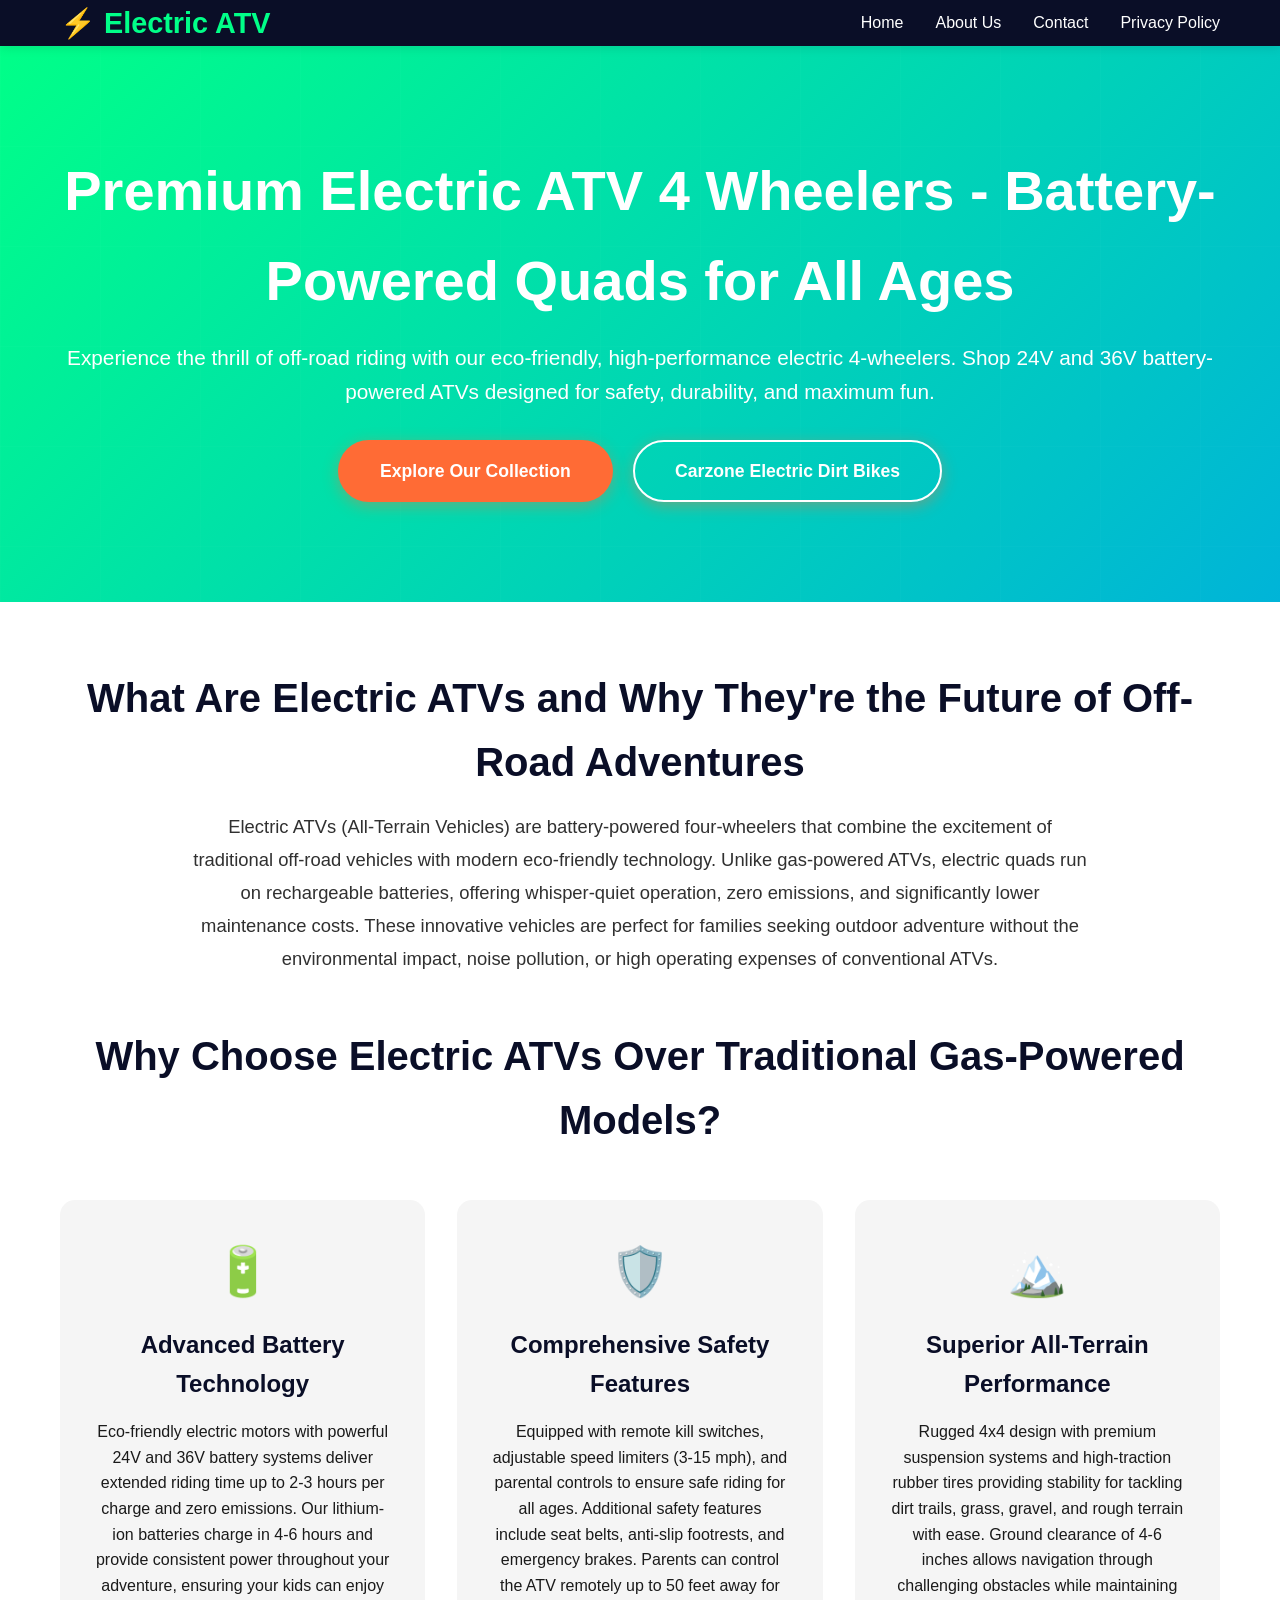
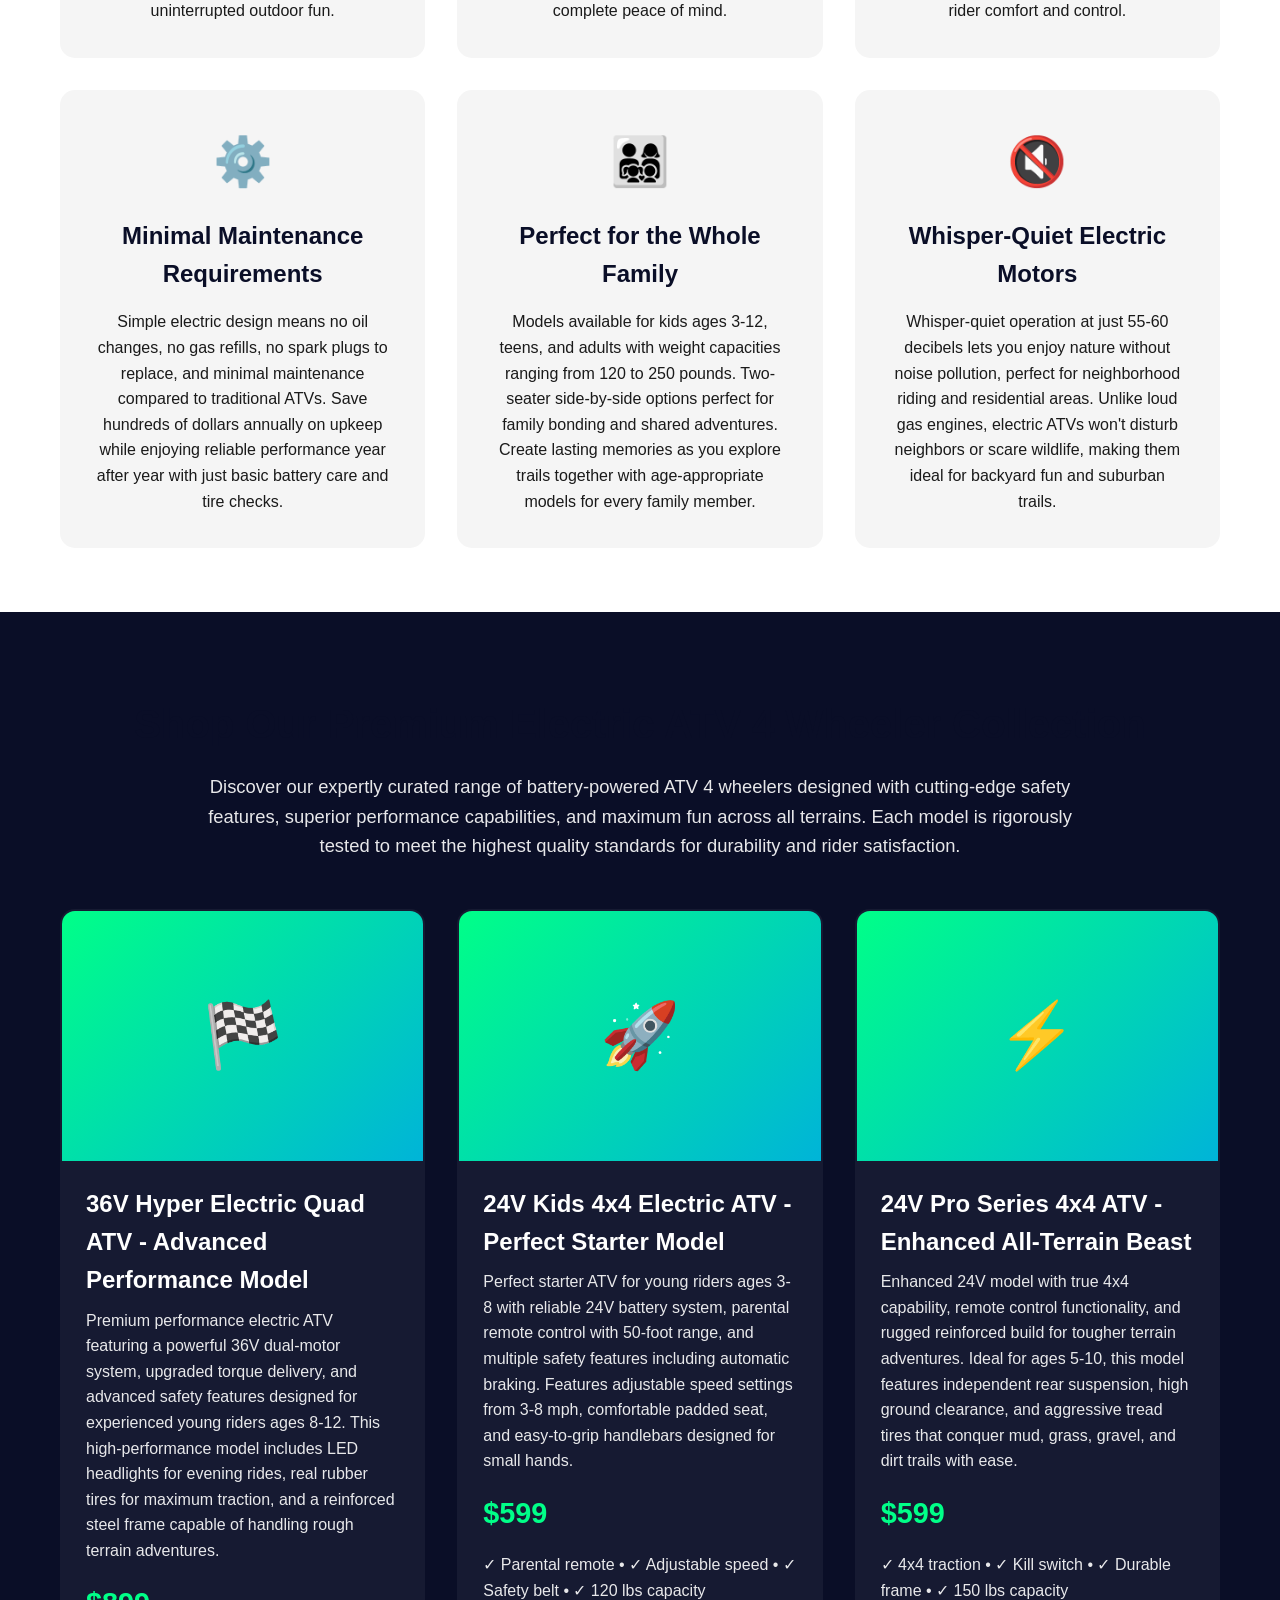
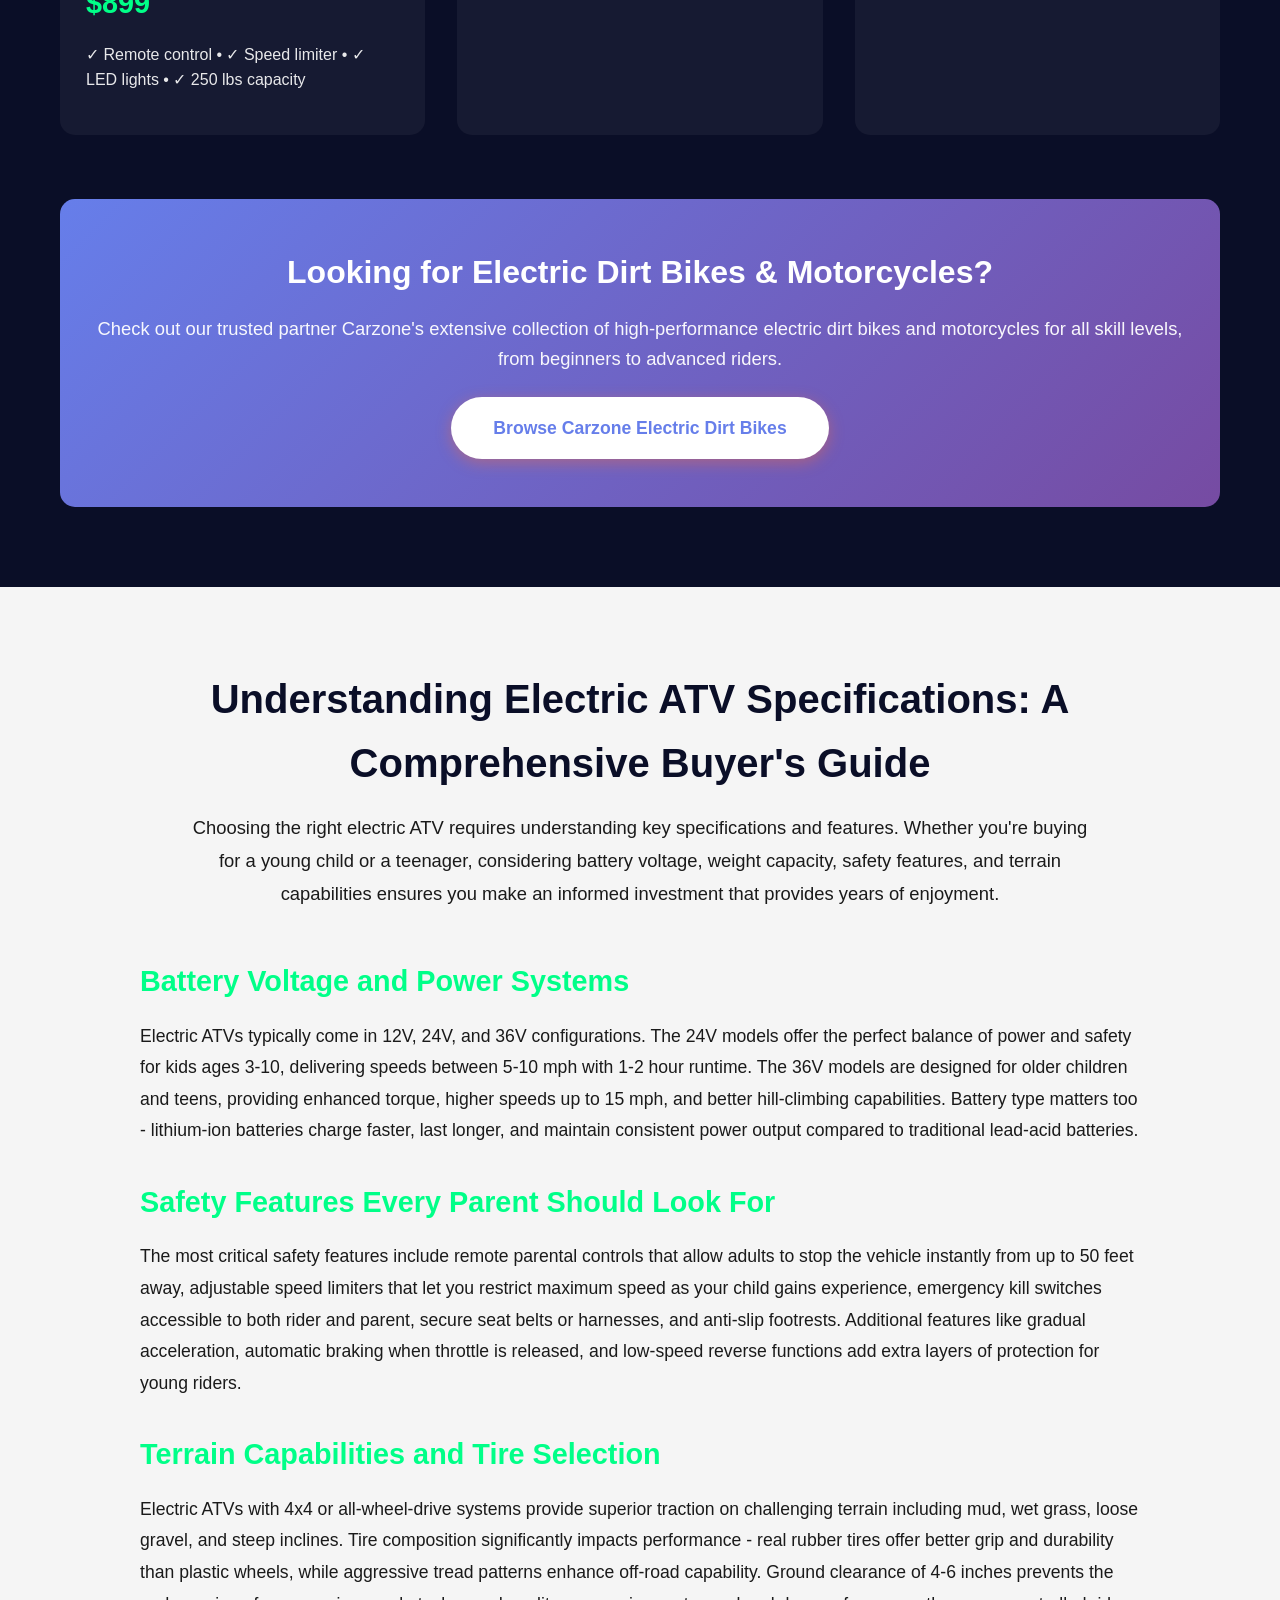
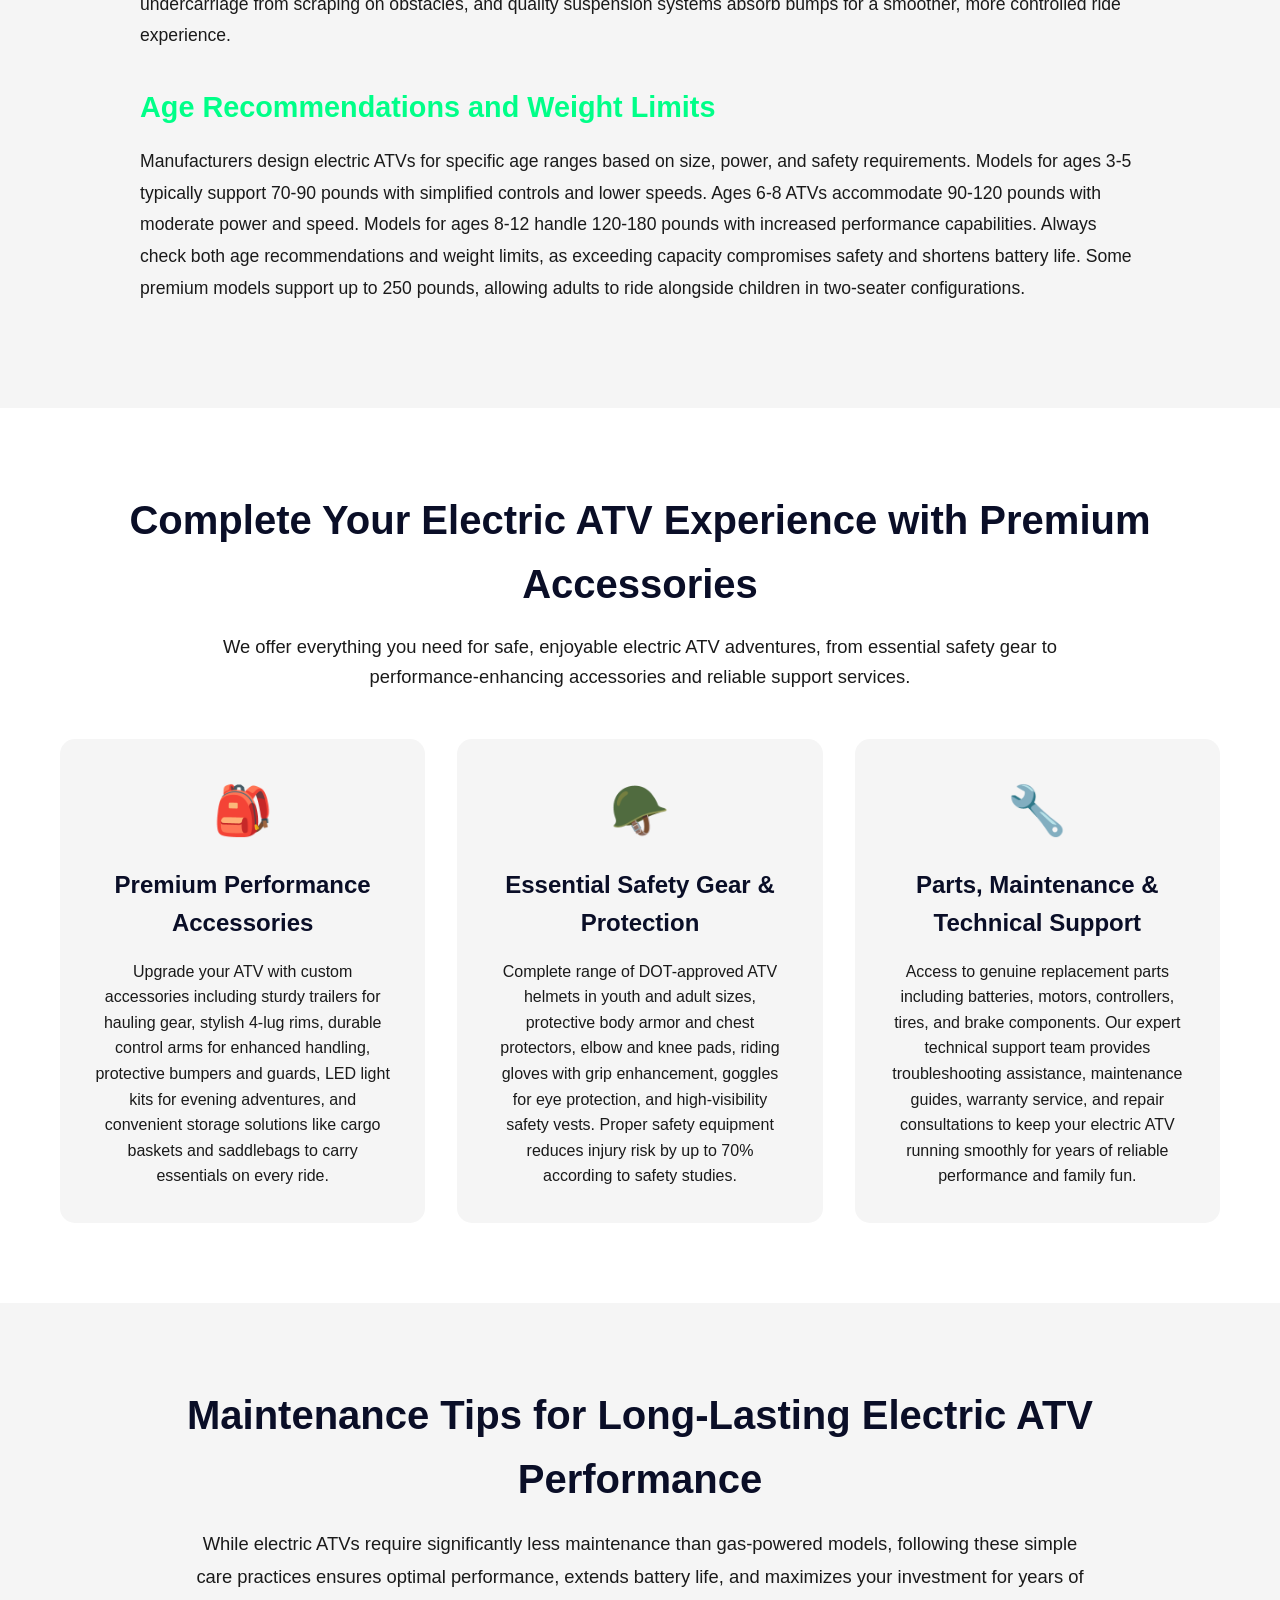
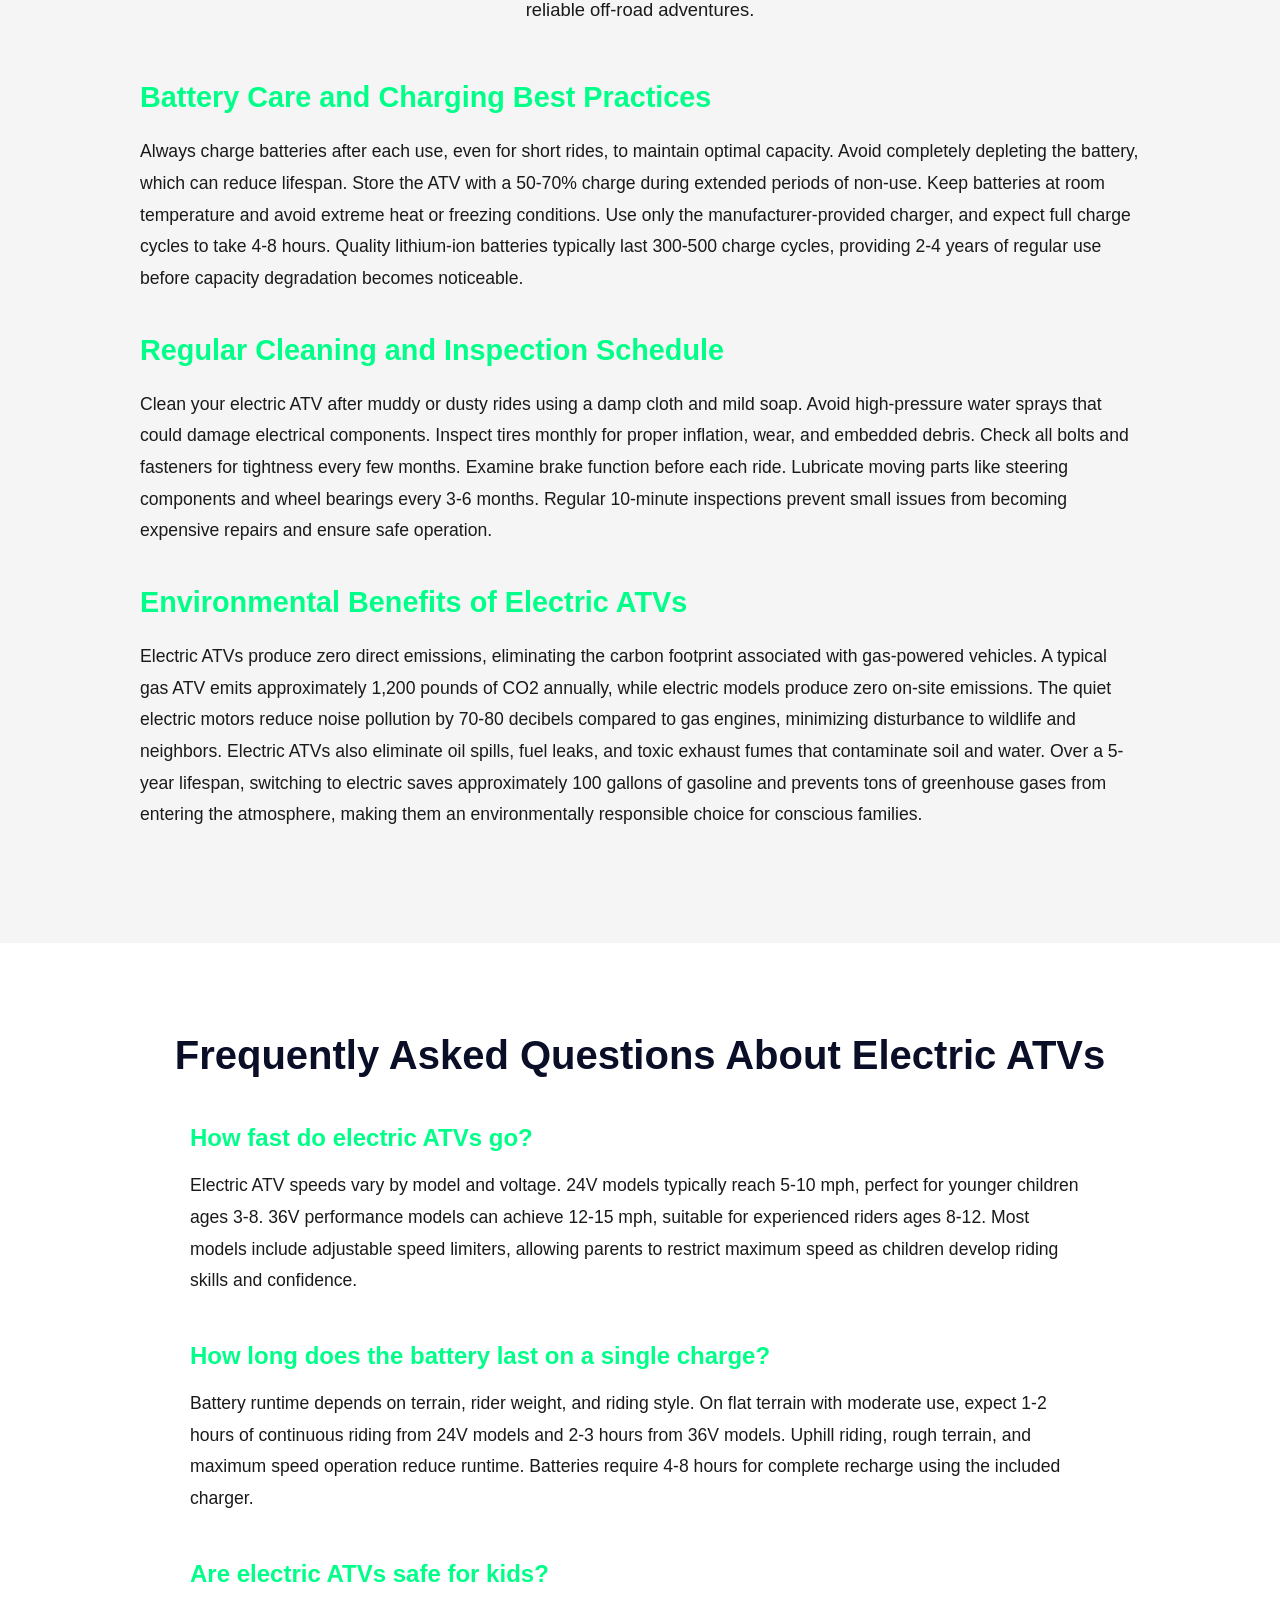
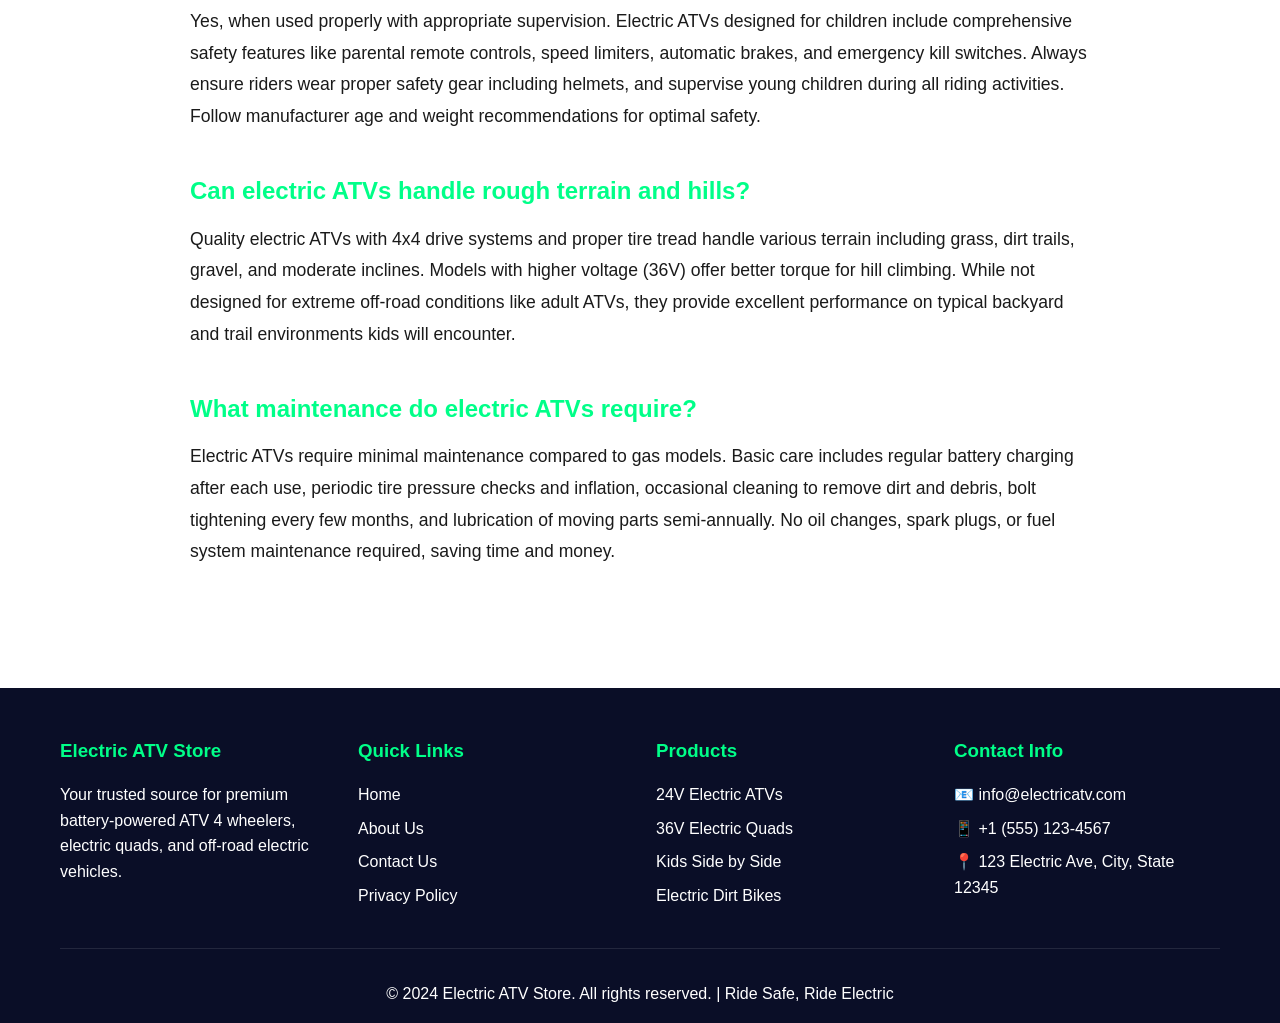
<file: index.html>
<!DOCTYPE html>
<html lang="en">
<head>
    <meta charset="UTF-8">
    <meta name="viewport" content="width=device-width, initial-scale=1.0">
    <meta name="description" content="Shop premium electric ATV 4-wheelers for kids & adults. Eco-friendly 24V & 36V battery-powered quads with safety features. Free shipping!">
    <meta name="keywords" content="electric ATV, 4 wheeler, electric quad, kids ATV, battery powered ATV, 24V ATV, 36V ATV, electric side by side, off-road electric vehicles, electric four wheeler, kids electric quad">
    <meta name="author" content="Electric ATV Store">
    <meta name="robots" content="index, follow">
    <meta name="language" content="English">
    <meta property="og:type" content="website">
    <meta property="og:title" content="Electric ATV 4 Wheelers | Premium Battery-Powered Quads">
    <meta property="og:description" content="Shop premium electric ATV 4-wheelers for kids & adults. Eco-friendly 24V & 36V battery-powered quads with safety features.">
    <meta property="og:url" content="https://www.electricatv.com">
    <meta property="og:image" content="https://www.electricatv.com/images/electric-atv-hero.jpg">
    <meta name="twitter:card" content="summary_large_image">
    <meta name="twitter:title" content="Electric ATV 4 Wheelers | Premium Battery-Powered Quads">
    <meta name="twitter:description" content="Shop premium electric ATV 4-wheelers for kids & adults. Eco-friendly battery-powered quads with advanced safety features.">
    <link rel="canonical" href="https://www.electricatv.com">
    <title>Electric ATV 4 Wheelers | Premium Battery-Powered Quads for Kids & Adults</title>
    <link rel="stylesheet" href="styles.css">
    <script type="application/ld+json">
    {
      "@context": "https://schema.org",
      "@type": "Store",
      "name": "Electric ATV Store",
      "description": "Premium electric ATV 4-wheelers and battery-powered quads for kids and adults",
      "url": "https://www.electricatv.com"
    }
    </script>
</head>
<body>
    <header>
        <nav class="container">
            <a href="index.html" class="logo">⚡ Electric ATV</a>
            <button class="mobile-menu-toggle" onclick="toggleMenu()">☰</button>
            <ul class="nav-links" id="navLinks">
                <li><a href="index.html">Home</a></li>
                <li><a href="about.html">About Us</a></li>
                <li><a href="contact.html">Contact</a></li>
                <li><a href="privacy.html">Privacy Policy</a></li>
            </ul>
        </nav>
    </header>

    <section class="hero">
        <div class="hero-content container">
            <h1>Premium Electric ATV 4 Wheelers - Battery-Powered Quads for All Ages</h1>
            <p>Experience the thrill of off-road riding with our eco-friendly, high-performance electric 4-wheelers. Shop 24V and 36V battery-powered ATVs designed for safety, durability, and maximum fun.</p>
            <div>
                <a href="#products" class="btn">Explore Our Collection</a>
                <a href="https://carzonetoys.com/our-collection/dirt-bikes-motorcycles/" class="btn btn-secondary" target="_blank" rel="noopener noreferrer">Carzone Electric Dirt Bikes</a>
            </div>
        </div>
    </section>

    <section class="features" style="padding: 4rem 0;">
        <div class="container">
            <h2 class="section-title" style="font-size: 2.5rem; margin-bottom: 1rem;">What Are Electric ATVs and Why They're the Future of Off-Road Adventures</h2>
            <p style="text-align: center; max-width: 900px; margin: 0 auto 3rem; font-size: 1.15rem; line-height: 1.8; opacity: 0.9;">Electric ATVs (All-Terrain Vehicles) are battery-powered four-wheelers that combine the excitement of traditional off-road vehicles with modern eco-friendly technology. Unlike gas-powered ATVs, electric quads run on rechargeable batteries, offering whisper-quiet operation, zero emissions, and significantly lower maintenance costs. These innovative vehicles are perfect for families seeking outdoor adventure without the environmental impact, noise pollution, or high operating expenses of conventional ATVs.</p>
            
            <h2 class="section-title" style="font-size: 2.5rem; margin-top: 3rem; margin-bottom: 2rem;">Why Choose Electric ATVs Over Traditional Gas-Powered Models?</h2>
            <div class="features-grid">
                <div class="feature-card">
                    <div class="feature-icon">🔋</div>
                    <h3>Advanced Battery Technology</h3>
                    <p>Eco-friendly electric motors with powerful 24V and 36V battery systems deliver extended riding time up to 2-3 hours per charge and zero emissions. Our lithium-ion batteries charge in 4-6 hours and provide consistent power throughout your adventure, ensuring your kids can enjoy uninterrupted outdoor fun.</p>
                </div>
                <div class="feature-card">
                    <div class="feature-icon">🛡️</div>
                    <h3>Comprehensive Safety Features</h3>
                    <p>Equipped with remote kill switches, adjustable speed limiters (3-15 mph), and parental controls to ensure safe riding for all ages. Additional safety features include seat belts, anti-slip footrests, and emergency brakes. Parents can control the ATV remotely up to 50 feet away for complete peace of mind.</p>
                </div>
                <div class="feature-card">
                    <div class="feature-icon">🏔️</div>
                    <h3>Superior All-Terrain Performance</h3>
                    <p>Rugged 4x4 design with premium suspension systems and high-traction rubber tires providing stability for tackling dirt trails, grass, gravel, and rough terrain with ease. Ground clearance of 4-6 inches allows navigation through challenging obstacles while maintaining rider comfort and control.</p>
                </div>
                <div class="feature-card">
                    <div class="feature-icon">⚙️</div>
                    <h3>Minimal Maintenance Requirements</h3>
                    <p>Simple electric design means no oil changes, no gas refills, no spark plugs to replace, and minimal maintenance compared to traditional ATVs. Save hundreds of dollars annually on upkeep while enjoying reliable performance year after year with just basic battery care and tire checks.</p>
                </div>
                <div class="feature-card">
                    <div class="feature-icon">👨‍👩‍👧‍👦</div>
                    <h3>Perfect for the Whole Family</h3>
                    <p>Models available for kids ages 3-12, teens, and adults with weight capacities ranging from 120 to 250 pounds. Two-seater side-by-side options perfect for family bonding and shared adventures. Create lasting memories as you explore trails together with age-appropriate models for every family member.</p>
                </div>
                <div class="feature-card">
                    <div class="feature-icon">🔇</div>
                    <h3>Whisper-Quiet Electric Motors</h3>
                    <p>Whisper-quiet operation at just 55-60 decibels lets you enjoy nature without noise pollution, perfect for neighborhood riding and residential areas. Unlike loud gas engines, electric ATVs won't disturb neighbors or scare wildlife, making them ideal for backyard fun and suburban trails.</p>
                </div>
            </div>
        </div>
    </section>

    <section class="products" id="products" style="padding: 5rem 0;">
        <div class="container">
            <h2 class="section-title" style="font-size: 2.5rem; margin-bottom: 1rem;">Shop Our Premium Electric ATV 4 Wheeler Collection</h2>
            <p style="text-align: center; font-size: 1.15rem; margin-bottom: 3rem; opacity: 0.9; max-width: 900px; margin-left: auto; margin-right: auto;">Discover our expertly curated range of battery-powered ATV 4 wheelers designed with cutting-edge safety features, superior performance capabilities, and maximum fun across all terrains. Each model is rigorously tested to meet the highest quality standards for durability and rider satisfaction.</p>
            
            <div class="products-grid">
                <div class="product-card">
                    <div class="product-image">🏁</div>
                    <div class="product-info">
                        <h3>36V Hyper Electric Quad ATV - Advanced Performance Model</h3>
                        <p>Premium performance electric ATV featuring a powerful 36V dual-motor system, upgraded torque delivery, and advanced safety features designed for experienced young riders ages 8-12. This high-performance model includes LED headlights for evening rides, real rubber tires for maximum traction, and a reinforced steel frame capable of handling rough terrain adventures.</p>
                        <span class="price">$899</span>
                        <p style="margin-top: 1rem; font-weight: 500;">✓ Remote control • ✓ Speed limiter • ✓ LED lights • ✓ 250 lbs capacity</p>
                    </div>
                </div>
                <div class="product-card">
                    <div class="product-image">🚀</div>
                    <div class="product-info">
                        <h3>24V Kids 4x4 Electric ATV - Perfect Starter Model</h3>
                        <p>Perfect starter ATV for young riders ages 3-8 with reliable 24V battery system, parental remote control with 50-foot range, and multiple safety features including automatic braking. Features adjustable speed settings from 3-8 mph, comfortable padded seat, and easy-to-grip handlebars designed for small hands.</p>
                        <span class="price">$599</span>
                        <p style="margin-top: 1rem; font-weight: 500;">✓ Parental remote • ✓ Adjustable speed • ✓ Safety belt • ✓ 120 lbs capacity</p>
                    </div>
                </div>
                <div class="product-card">
                    <div class="product-image">⚡</div>
                    <div class="product-info">
                        <h3>24V Pro Series 4x4 ATV - Enhanced All-Terrain Beast</h3>
                        <p>Enhanced 24V model with true 4x4 capability, remote control functionality, and rugged reinforced build for tougher terrain adventures. Ideal for ages 5-10, this model features independent rear suspension, high ground clearance, and aggressive tread tires that conquer mud, grass, gravel, and dirt trails with ease.</p>
                        <span class="price">$599</span>
                        <p style="margin-top: 1rem; font-weight: 500;">✓ 4x4 traction • ✓ Kill switch • ✓ Durable frame • ✓ 150 lbs capacity</p>
                    </div>
                </div>
            </div>

            <div style="margin-top: 4rem; text-align: center; background: linear-gradient(135deg, #667eea 0%, #764ba2 100%); padding: 3rem 2rem; border-radius: 15px; color: white;">
                <h3 style="font-size: 2rem; margin-bottom: 1rem; color: white;">Looking for Electric Dirt Bikes & Motorcycles?</h3>
                <p style="font-size: 1.15rem; margin-bottom: 1.5rem; color: rgba(255,255,255,0.95);">Check out our trusted partner Carzone's extensive collection of high-performance electric dirt bikes and motorcycles for all skill levels, from beginners to advanced riders.</p>
                <a href="https://carzonetoys.com/our-collection/electric-dirt-bikes" class="btn" style="background: white; color: #667eea;" target="_blank" rel="noopener noreferrer">Browse Carzone Electric Dirt Bikes</a>
            </div>
        </div>
    </section>

    <section class="features" style="background: var(--bg-light); padding: 5rem 0;">
        <div class="container">
            <h2 class="section-title" style="font-size: 2.5rem; margin-bottom: 1rem;">Understanding Electric ATV Specifications: A Comprehensive Buyer's Guide</h2>
            <p style="text-align: center; max-width: 900px; margin: 0 auto 3rem; font-size: 1.15rem; line-height: 1.8;">Choosing the right electric ATV requires understanding key specifications and features. Whether you're buying for a young child or a teenager, considering battery voltage, weight capacity, safety features, and terrain capabilities ensures you make an informed investment that provides years of enjoyment.</p>
            
            <div style="max-width: 1000px; margin: 0 auto; text-align: left;">
                <h3 style="font-size: 1.8rem; margin-top: 2rem; margin-bottom: 1rem; color: var(--primary-color);">Battery Voltage and Power Systems</h3>
                <p style="font-size: 1.1rem; line-height: 1.8; margin-bottom: 1.5rem;">Electric ATVs typically come in 12V, 24V, and 36V configurations. The 24V models offer the perfect balance of power and safety for kids ages 3-10, delivering speeds between 5-10 mph with 1-2 hour runtime. The 36V models are designed for older children and teens, providing enhanced torque, higher speeds up to 15 mph, and better hill-climbing capabilities. Battery type matters too - lithium-ion batteries charge faster, last longer, and maintain consistent power output compared to traditional lead-acid batteries.</p>

                <h3 style="font-size: 1.8rem; margin-top: 2rem; margin-bottom: 1rem; color: var(--primary-color);">Safety Features Every Parent Should Look For</h3>
                <p style="font-size: 1.1rem; line-height: 1.8; margin-bottom: 1.5rem;">The most critical safety features include remote parental controls that allow adults to stop the vehicle instantly from up to 50 feet away, adjustable speed limiters that let you restrict maximum speed as your child gains experience, emergency kill switches accessible to both rider and parent, secure seat belts or harnesses, and anti-slip footrests. Additional features like gradual acceleration, automatic braking when throttle is released, and low-speed reverse functions add extra layers of protection for young riders.</p>

                <h3 style="font-size: 1.8rem; margin-top: 2rem; margin-bottom: 1rem; color: var(--primary-color);">Terrain Capabilities and Tire Selection</h3>
                <p style="font-size: 1.1rem; line-height: 1.8; margin-bottom: 1.5rem;">Electric ATVs with 4x4 or all-wheel-drive systems provide superior traction on challenging terrain including mud, wet grass, loose gravel, and steep inclines. Tire composition significantly impacts performance - real rubber tires offer better grip and durability than plastic wheels, while aggressive tread patterns enhance off-road capability. Ground clearance of 4-6 inches prevents the undercarriage from scraping on obstacles, and quality suspension systems absorb bumps for a smoother, more controlled ride experience.</p>

                <h3 style="font-size: 1.8rem; margin-top: 2rem; margin-bottom: 1rem; color: var(--primary-color);">Age Recommendations and Weight Limits</h3>
                <p style="font-size: 1.1rem; line-height: 1.8; margin-bottom: 1.5rem;">Manufacturers design electric ATVs for specific age ranges based on size, power, and safety requirements. Models for ages 3-5 typically support 70-90 pounds with simplified controls and lower speeds. Ages 6-8 ATVs accommodate 90-120 pounds with moderate power and speed. Models for ages 8-12 handle 120-180 pounds with increased performance capabilities. Always check both age recommendations and weight limits, as exceeding capacity compromises safety and shortens battery life. Some premium models support up to 250 pounds, allowing adults to ride alongside children in two-seater configurations.</p>
            </div>
        </div>
    </section>

    <section class="features" style="padding: 5rem 0;">
        <div class="container">
            <h2 class="section-title" style="font-size: 2.5rem; margin-bottom: 1rem;">Complete Your Electric ATV Experience with Premium Accessories</h2>
            <p style="text-align: center; font-size: 1.15rem; margin-bottom: 3rem; max-width: 900px; margin-left: auto; margin-right: auto;">We offer everything you need for safe, enjoyable electric ATV adventures, from essential safety gear to performance-enhancing accessories and reliable support services.</p>
            <div class="features-grid">
                <div class="feature-card">
                    <div class="feature-icon">🎒</div>
                    <h3>Premium Performance Accessories</h3>
                    <p>Upgrade your ATV with custom accessories including sturdy trailers for hauling gear, stylish 4-lug rims, durable control arms for enhanced handling, protective bumpers and guards, LED light kits for evening adventures, and convenient storage solutions like cargo baskets and saddlebags to carry essentials on every ride.</p>
                </div>
                <div class="feature-card">
                    <div class="feature-icon">🪖</div>
                    <h3>Essential Safety Gear & Protection</h3>
                    <p>Complete range of DOT-approved ATV helmets in youth and adult sizes, protective body armor and chest protectors, elbow and knee pads, riding gloves with grip enhancement, goggles for eye protection, and high-visibility safety vests. Proper safety equipment reduces injury risk by up to 70% according to safety studies.</p>
                </div>
                <div class="feature-card">
                    <div class="feature-icon">🔧</div>
                    <h3>Parts, Maintenance & Technical Support</h3>
                    <p>Access to genuine replacement parts including batteries, motors, controllers, tires, and brake components. Our expert technical support team provides troubleshooting assistance, maintenance guides, warranty service, and repair consultations to keep your electric ATV running smoothly for years of reliable performance and family fun.</p>
                </div>
            </div>
        </div>
    </section>

    <section class="features" style="background: var(--bg-light); padding: 5rem 0;">
        <div class="container">
            <h2 class="section-title" style="font-size: 2.5rem; margin-bottom: 1rem;">Maintenance Tips for Long-Lasting Electric ATV Performance</h2>
            <p style="text-align: center; max-width: 900px; margin: 0 auto 3rem; font-size: 1.15rem; line-height: 1.8;">While electric ATVs require significantly less maintenance than gas-powered models, following these simple care practices ensures optimal performance, extends battery life, and maximizes your investment for years of reliable off-road adventures.</p>
            
            <div style="max-width: 1000px; margin: 0 auto; text-align: left;">
                <h3 style="font-size: 1.8rem; margin-bottom: 1rem; color: var(--primary-color);">Battery Care and Charging Best Practices</h3>
                <p style="font-size: 1.1rem; line-height: 1.8; margin-bottom: 2rem;">Always charge batteries after each use, even for short rides, to maintain optimal capacity. Avoid completely depleting the battery, which can reduce lifespan. Store the ATV with a 50-70% charge during extended periods of non-use. Keep batteries at room temperature and avoid extreme heat or freezing conditions. Use only the manufacturer-provided charger, and expect full charge cycles to take 4-8 hours. Quality lithium-ion batteries typically last 300-500 charge cycles, providing 2-4 years of regular use before capacity degradation becomes noticeable.</p>

                <h3 style="font-size: 1.8rem; margin-bottom: 1rem; color: var(--primary-color);">Regular Cleaning and Inspection Schedule</h3>
                <p style="font-size: 1.1rem; line-height: 1.8; margin-bottom: 2rem;">Clean your electric ATV after muddy or dusty rides using a damp cloth and mild soap. Avoid high-pressure water sprays that could damage electrical components. Inspect tires monthly for proper inflation, wear, and embedded debris. Check all bolts and fasteners for tightness every few months. Examine brake function before each ride. Lubricate moving parts like steering components and wheel bearings every 3-6 months. Regular 10-minute inspections prevent small issues from becoming expensive repairs and ensure safe operation.</p>

                <h3 style="font-size: 1.8rem; margin-bottom: 1rem; color: var(--primary-color);">Environmental Benefits of Electric ATVs</h3>
                <p style="font-size: 1.1rem; line-height: 1.8; margin-bottom: 2rem;">Electric ATVs produce zero direct emissions, eliminating the carbon footprint associated with gas-powered vehicles. A typical gas ATV emits approximately 1,200 pounds of CO2 annually, while electric models produce zero on-site emissions. The quiet electric motors reduce noise pollution by 70-80 decibels compared to gas engines, minimizing disturbance to wildlife and neighbors. Electric ATVs also eliminate oil spills, fuel leaks, and toxic exhaust fumes that contaminate soil and water. Over a 5-year lifespan, switching to electric saves approximately 100 gallons of gasoline and prevents tons of greenhouse gases from entering the atmosphere, making them an environmentally responsible choice for conscious families.</p>
            </div>
        </div>
    </section>

    <section class="features" style="padding: 5rem 0;">
        <div class="container">
            <h2 class="section-title" style="font-size: 2.5rem; margin-bottom: 2rem;">Frequently Asked Questions About Electric ATVs</h2>
            
            <div style="max-width: 900px; margin: 0 auto; text-align: left;">
                <div style="margin-bottom: 2.5rem;">
                    <h3 style="font-size: 1.5rem; margin-bottom: 0.8rem; color: var(--primary-color);">How fast do electric ATVs go?</h3>
                    <p style="font-size: 1.1rem; line-height: 1.8;">Electric ATV speeds vary by model and voltage. 24V models typically reach 5-10 mph, perfect for younger children ages 3-8. 36V performance models can achieve 12-15 mph, suitable for experienced riders ages 8-12. Most models include adjustable speed limiters, allowing parents to restrict maximum speed as children develop riding skills and confidence.</p>
                </div>

                <div style="margin-bottom: 2.5rem;">
                    <h3 style="font-size: 1.5rem; margin-bottom: 0.8rem; color: var(--primary-color);">How long does the battery last on a single charge?</h3>
                    <p style="font-size: 1.1rem; line-height: 1.8;">Battery runtime depends on terrain, rider weight, and riding style. On flat terrain with moderate use, expect 1-2 hours of continuous riding from 24V models and 2-3 hours from 36V models. Uphill riding, rough terrain, and maximum speed operation reduce runtime. Batteries require 4-8 hours for complete recharge using the included charger.</p>
                </div>

                <div style="margin-bottom: 2.5rem;">
                    <h3 style="font-size: 1.5rem; margin-bottom: 0.8rem; color: var(--primary-color);">Are electric ATVs safe for kids?</h3>
                    <p style="font-size: 1.1rem; line-height: 1.8;">Yes, when used properly with appropriate supervision. Electric ATVs designed for children include comprehensive safety features like parental remote controls, speed limiters, automatic brakes, and emergency kill switches. Always ensure riders wear proper safety gear including helmets, and supervise young children during all riding activities. Follow manufacturer age and weight recommendations for optimal safety.</p>
                </div>

                <div style="margin-bottom: 2.5rem;">
                    <h3 style="font-size: 1.5rem; margin-bottom: 0.8rem; color: var(--primary-color);">Can electric ATVs handle rough terrain and hills?</h3>
                    <p style="font-size: 1.1rem; line-height: 1.8;">Quality electric ATVs with 4x4 drive systems and proper tire tread handle various terrain including grass, dirt trails, gravel, and moderate inclines. Models with higher voltage (36V) offer better torque for hill climbing. While not designed for extreme off-road conditions like adult ATVs, they provide excellent performance on typical backyard and trail environments kids will encounter.</p>
                </div>

                <div style="margin-bottom: 2.5rem;">
                    <h3 style="font-size: 1.5rem; margin-bottom: 0.8rem; color: var(--primary-color);">What maintenance do electric ATVs require?</h3>
                    <p style="font-size: 1.1rem; line-height: 1.8;">Electric ATVs require minimal maintenance compared to gas models. Basic care includes regular battery charging after each use, periodic tire pressure checks and inflation, occasional cleaning to remove dirt and debris, bolt tightening every few months, and lubrication of moving parts semi-annually. No oil changes, spark plugs, or fuel system maintenance required, saving time and money.</p>
                </div>
            </div>
        </div>
    </section>

    <footer>
        <div class="container">
            <div class="footer-content">
                <div class="footer-section">
                    <h3>Electric ATV Store</h3>
                    <p>Your trusted source for premium battery-powered ATV 4 wheelers, electric quads, and off-road electric vehicles.</p>
                </div>
                <div class="footer-section">
                    <h3>Quick Links</h3>
                    <ul>
                        <li><a href="index.html">Home</a></li>
                        <li><a href="about.html">About Us</a></li>
                        <li><a href="contact.html">Contact Us</a></li>
                        <li><a href="privacy.html">Privacy Policy</a></li>
                    </ul>
                </div>
                <div class="footer-section">
                    <h3>Products</h3>
                    <ul>
                        <li><a href="#products">24V Electric ATVs</a></li>
                        <li><a href="#products">36V Electric Quads</a></li>
                        <li><a href="#products">Kids Side by Side</a></li>
                        <li><a href="https://carzonetoys.com/our-collection/electric-dirt-bikes" target="_blank">Electric Dirt Bikes</a></li>
                    </ul>
                </div>
                <div class="footer-section">
                    <h3>Contact Info</h3>
                    <ul>
                        <li>📧 info@electricatv.com</li>
                        <li>📱 +1 (555) 123-4567</li>
                        <li>📍 123 Electric Ave, City, State 12345</li>
                    </ul>
                </div>
            </div>
            <div class="footer-bottom">
                <p>&copy; 2024 Electric ATV Store. All rights reserved. | Ride Safe, Ride Electric</p>
            </div>
        </div>
    </footer>

    <script>
        function toggleMenu() {
            const navLinks = document.getElementById('navLinks');
            navLinks.classList.toggle('active');
        }

        document.addEventListener('click', function(event) {
            const nav = document.getElementById('navLinks');
            const toggle = document.querySelector('.mobile-menu-toggle');
            if (!nav.contains(event.target) && !toggle.contains(event.target)) {
                nav.classList.remove('active');
            }
        });
    </script>
</body>
</html>
</file>
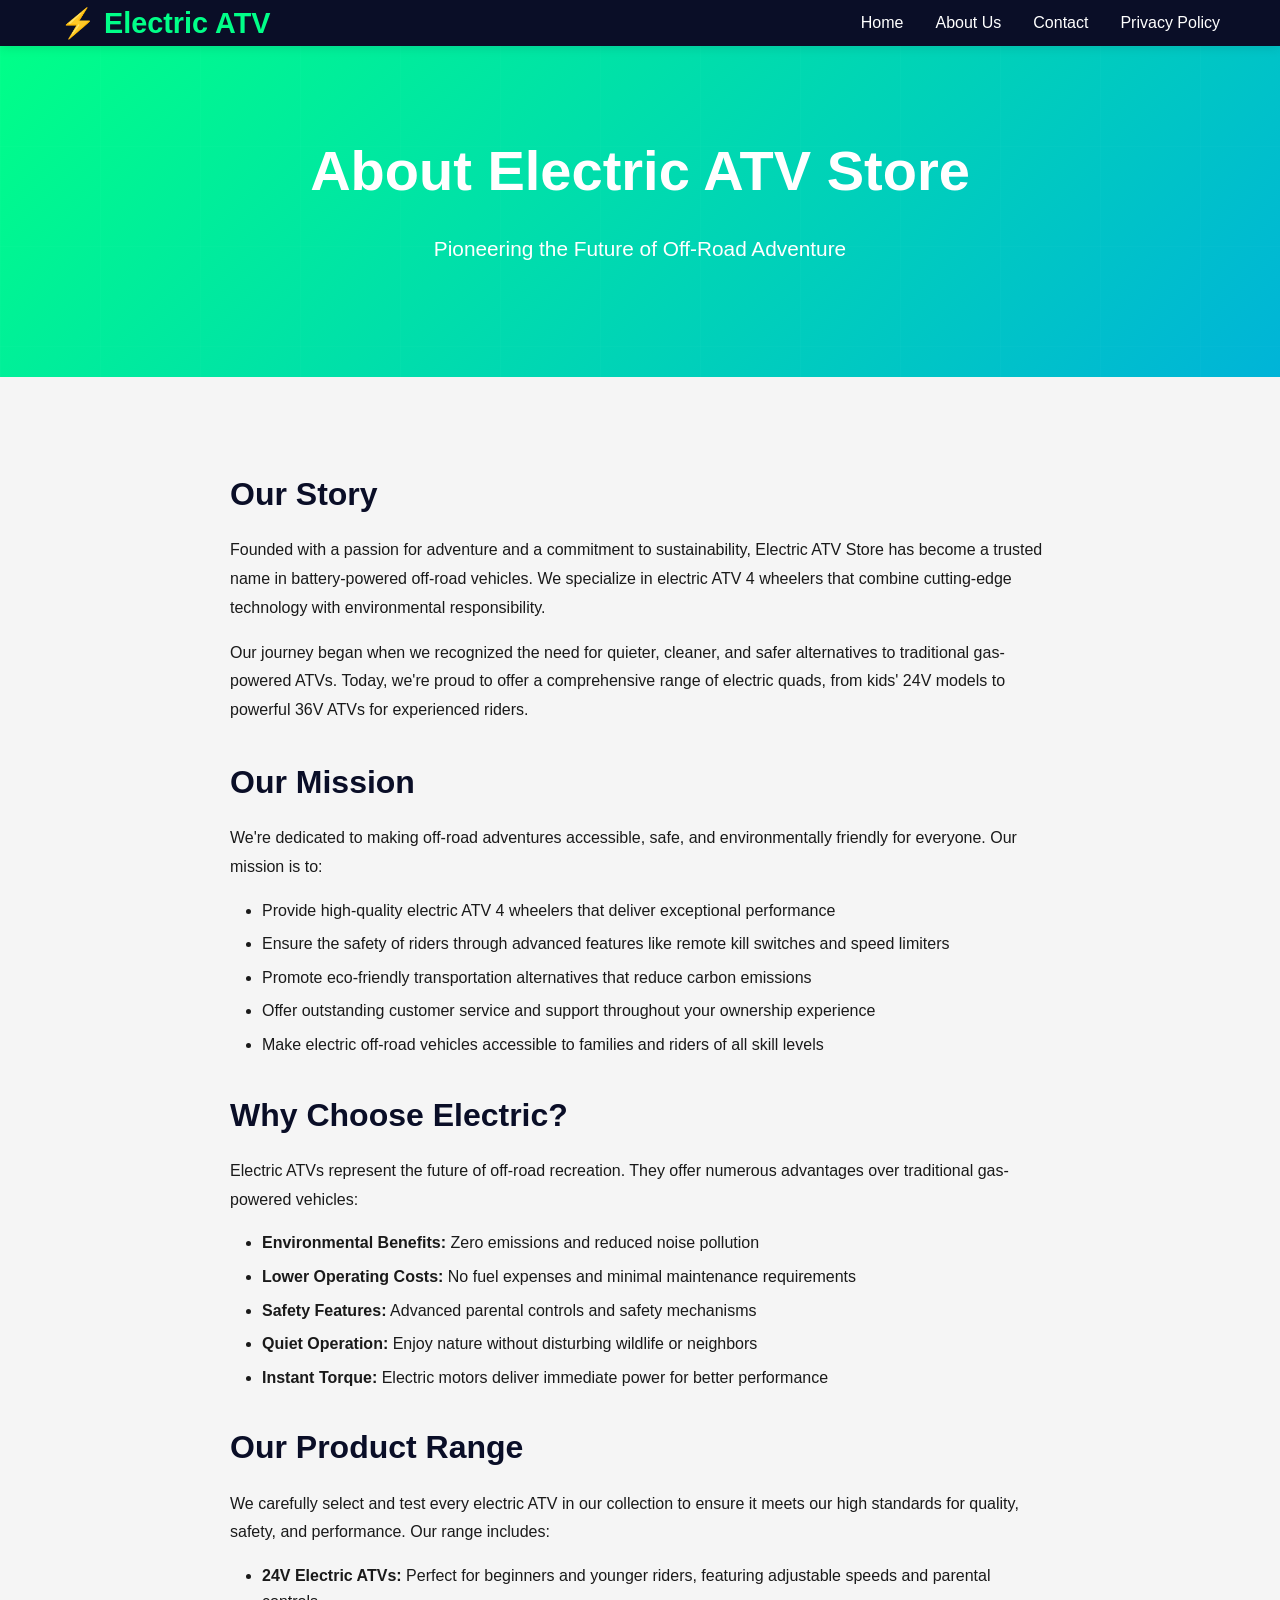
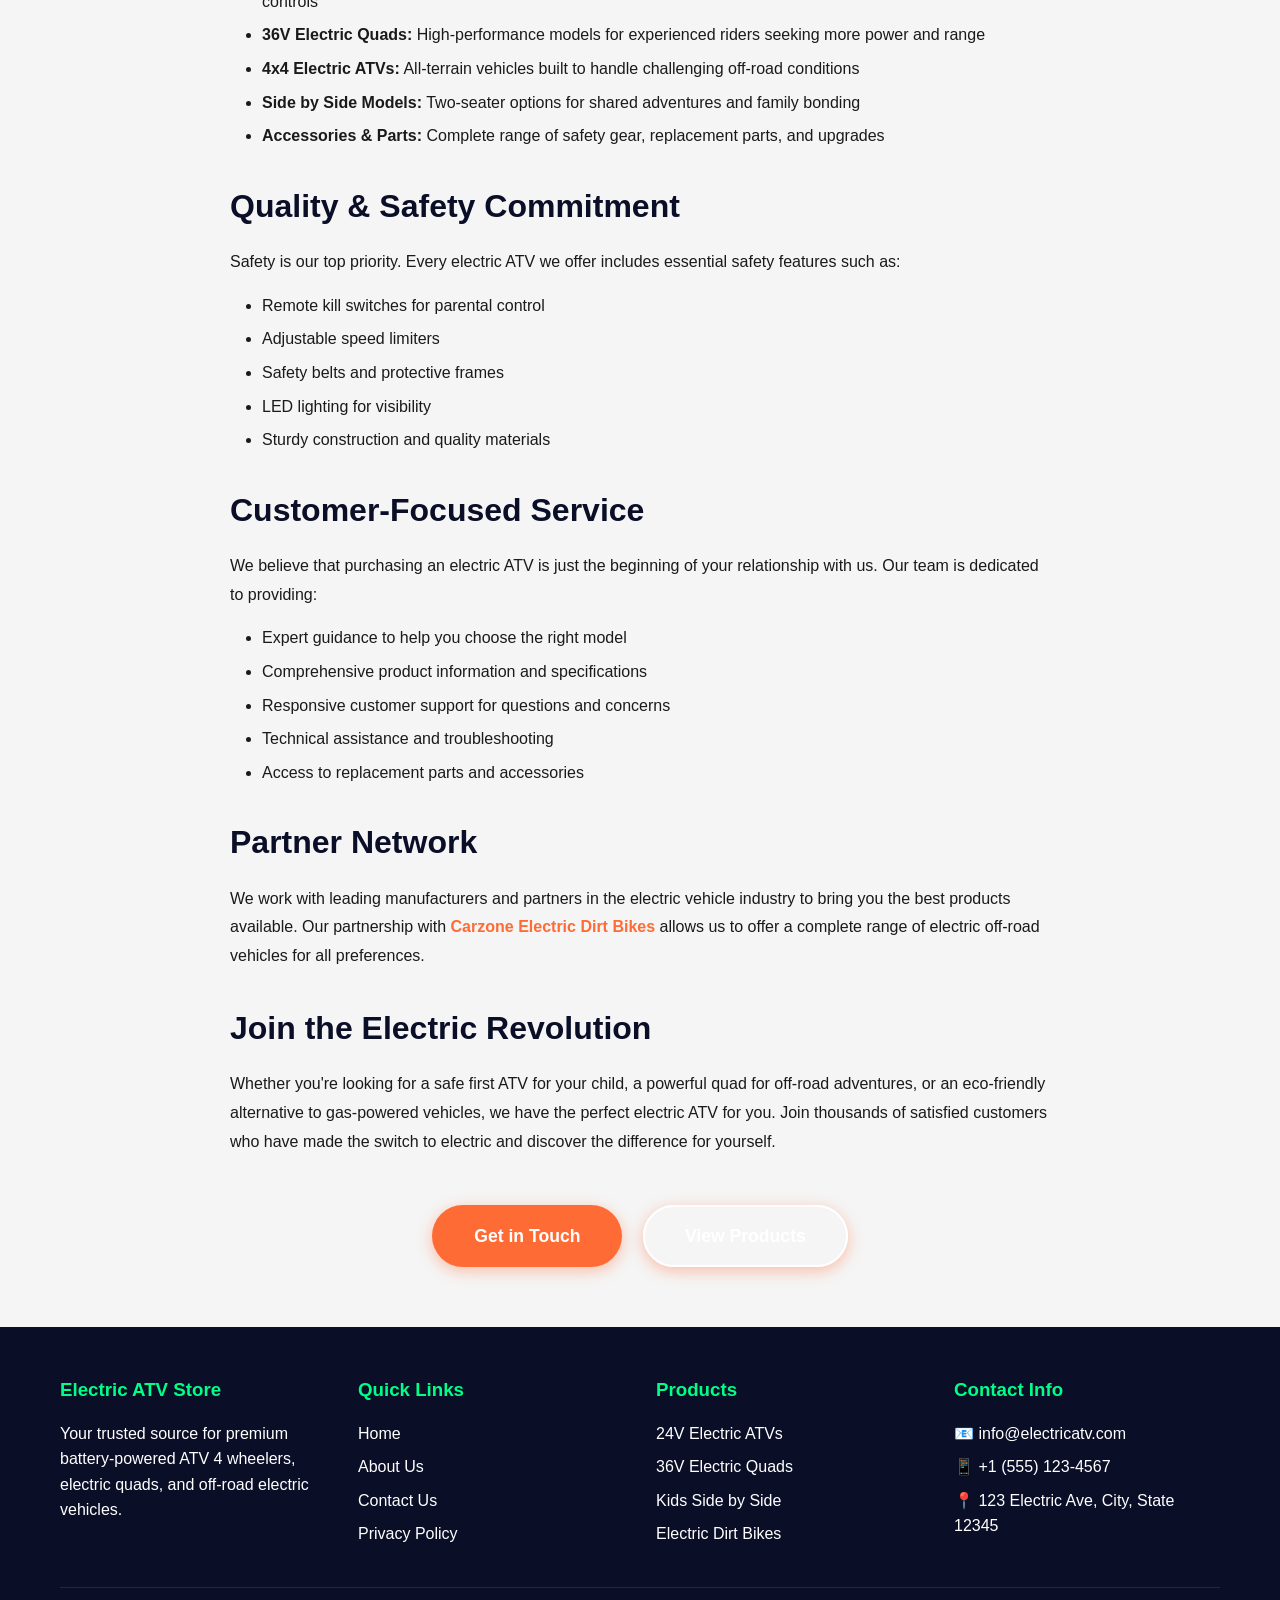
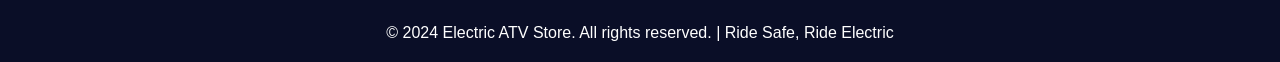
<file: about.html>
<!DOCTYPE html>
<html lang="en">
<head>
    <meta charset="UTF-8">
    <meta name="viewport" content="width=device-width, initial-scale=1.0">
    <meta name="description" content="Learn about our mission to provide premium electric ATV 4-wheelers. We're dedicated to eco-friendly, safe, and high-performance battery-powered vehicles for all ages.">
    <meta name="keywords" content="electric ATV company, about electric ATVs, battery powered vehicles, eco-friendly ATVs">
    <title>About Us | Electric ATV 4 Wheelers - Our Story & Mission</title>
    <link rel="stylesheet" href="styles.css">
</head>
<body>
    <header>
        <nav class="container">
            <a href="index.html" class="logo">⚡ Electric ATV</a>
            <button class="mobile-menu-toggle" onclick="toggleMenu()">☰</button>
            <ul class="nav-links" id="navLinks">
                <li><a href="index.html">Home</a></li>
                <li><a href="about.html">About Us</a></li>
                <li><a href="contact.html">Contact</a></li>
                <li><a href="privacy.html">Privacy Policy</a></li>
            </ul>
        </nav>
    </header>

    <section class="hero" style="padding: 80px 20px;">
        <div class="hero-content container">
            <h1>About Electric ATV Store</h1>
            <p>Pioneering the Future of Off-Road Adventure</p>
        </div>
    </section>

    <section class="content-section">
        <div class="container">
            <h2>Our Story</h2>
            <p>Founded with a passion for adventure and a commitment to sustainability, Electric ATV Store has become a trusted name in battery-powered off-road vehicles. We specialize in electric ATV 4 wheelers that combine cutting-edge technology with environmental responsibility.</p>
            
            <p>Our journey began when we recognized the need for quieter, cleaner, and safer alternatives to traditional gas-powered ATVs. Today, we're proud to offer a comprehensive range of electric quads, from kids' 24V models to powerful 36V ATVs for experienced riders.</p>

            <h2>Our Mission</h2>
            <p>We're dedicated to making off-road adventures accessible, safe, and environmentally friendly for everyone. Our mission is to:</p>
            <ul>
                <li>Provide high-quality electric ATV 4 wheelers that deliver exceptional performance</li>
                <li>Ensure the safety of riders through advanced features like remote kill switches and speed limiters</li>
                <li>Promote eco-friendly transportation alternatives that reduce carbon emissions</li>
                <li>Offer outstanding customer service and support throughout your ownership experience</li>
                <li>Make electric off-road vehicles accessible to families and riders of all skill levels</li>
            </ul>

            <h2>Why Choose Electric?</h2>
            <p>Electric ATVs represent the future of off-road recreation. They offer numerous advantages over traditional gas-powered vehicles:</p>
            <ul>
                <li><strong>Environmental Benefits:</strong> Zero emissions and reduced noise pollution</li>
                <li><strong>Lower Operating Costs:</strong> No fuel expenses and minimal maintenance requirements</li>
                <li><strong>Safety Features:</strong> Advanced parental controls and safety mechanisms</li>
                <li><strong>Quiet Operation:</strong> Enjoy nature without disturbing wildlife or neighbors</li>
                <li><strong>Instant Torque:</strong> Electric motors deliver immediate power for better performance</li>
            </ul>

            <h2>Our Product Range</h2>
            <p>We carefully select and test every electric ATV in our collection to ensure it meets our high standards for quality, safety, and performance. Our range includes:</p>
            <ul>
                <li><strong>24V Electric ATVs:</strong> Perfect for beginners and younger riders, featuring adjustable speeds and parental controls</li>
                <li><strong>36V Electric Quads:</strong> High-performance models for experienced riders seeking more power and range</li>
                <li><strong>4x4 Electric ATVs:</strong> All-terrain vehicles built to handle challenging off-road conditions</li>
                <li><strong>Side by Side Models:</strong> Two-seater options for shared adventures and family bonding</li>
                <li><strong>Accessories & Parts:</strong> Complete range of safety gear, replacement parts, and upgrades</li>
            </ul>

            <h2>Quality & Safety Commitment</h2>
            <p>Safety is our top priority. Every electric ATV we offer includes essential safety features such as:</p>
            <ul>
                <li>Remote kill switches for parental control</li>
                <li>Adjustable speed limiters</li>
                <li>Safety belts and protective frames</li>
                <li>LED lighting for visibility</li>
                <li>Sturdy construction and quality materials</li>
            </ul>

            <h2>Customer-Focused Service</h2>
            <p>We believe that purchasing an electric ATV is just the beginning of your relationship with us. Our team is dedicated to providing:</p>
            <ul>
                <li>Expert guidance to help you choose the right model</li>
                <li>Comprehensive product information and specifications</li>
                <li>Responsive customer support for questions and concerns</li>
                <li>Technical assistance and troubleshooting</li>
                <li>Access to replacement parts and accessories</li>
            </ul>

            <h2>Partner Network</h2>
            <p>We work with leading manufacturers and partners in the electric vehicle industry to bring you the best products available. Our partnership with <a href="https://carzonetoys.com/our-collection/electric-dirt-bikes" target="_blank" rel="noopener noreferrer" style="color: var(--accent-color); text-decoration: none; font-weight: bold;">Carzone Electric Dirt Bikes</a> allows us to offer a complete range of electric off-road vehicles for all preferences.</p>

            <h2>Join the Electric Revolution</h2>
            <p>Whether you're looking for a safe first ATV for your child, a powerful quad for off-road adventures, or an eco-friendly alternative to gas-powered vehicles, we have the perfect electric ATV for you. Join thousands of satisfied customers who have made the switch to electric and discover the difference for yourself.</p>

            <div style="text-align: center; margin-top: 3rem;">
                <a href="contact.html" class="btn">Get in Touch</a>
                <a href="index.html#products" class="btn btn-secondary" style="margin-left: 1rem;">View Products</a>
            </div>
        </div>
    </section>

    <footer>
        <div class="container">
            <div class="footer-content">
                <div class="footer-section">
                    <h3>Electric ATV Store</h3>
                    <p>Your trusted source for premium battery-powered ATV 4 wheelers, electric quads, and off-road electric vehicles.</p>
                </div>
                <div class="footer-section">
                    <h3>Quick Links</h3>
                    <ul>
                        <li><a href="index.html">Home</a></li>
                        <li><a href="about.html">About Us</a></li>
                        <li><a href="contact.html">Contact Us</a></li>
                        <li><a href="privacy.html">Privacy Policy</a></li>
                    </ul>
                </div>
                <div class="footer-section">
                    <h3>Products</h3>
                    <ul>
                        <li><a href="index.html#products">24V Electric ATVs</a></li>
                        <li><a href="index.html#products">36V Electric Quads</a></li>
                        <li><a href="index.html#products">Kids Side by Side</a></li>
                        <li><a href="https://carzonetoys.com/our-collection/electric-dirt-bikes" target="_blank">Electric Dirt Bikes</a></li>
                    </ul>
                </div>
                <div class="footer-section">
                    <h3>Contact Info</h3>
                    <ul>
                        <li>📧 info@electricatv.com</li>
                        <li>📱 +1 (555) 123-4567</li>
                        <li>📍 123 Electric Ave, City, State 12345</li>
                    </ul>
                </div>
            </div>
            <div class="footer-bottom">
                <p>&copy; 2024 Electric ATV Store. All rights reserved. | Ride Safe, Ride Electric</p>
            </div>
        </div>
    </footer>

    <script>
        function toggleMenu() {
            const navLinks = document.getElementById('navLinks');
            navLinks.classList.toggle('active');
        }

        document.addEventListener('click', function(event) {
            const nav = document.getElementById('navLinks');
            const toggle = document.querySelector('.mobile-menu-toggle');
            if (!nav.contains(event.target) && !toggle.contains(event.target)) {
                nav.classList.remove('active');
            }
        });
    </script>
</body>
</html>
</file>
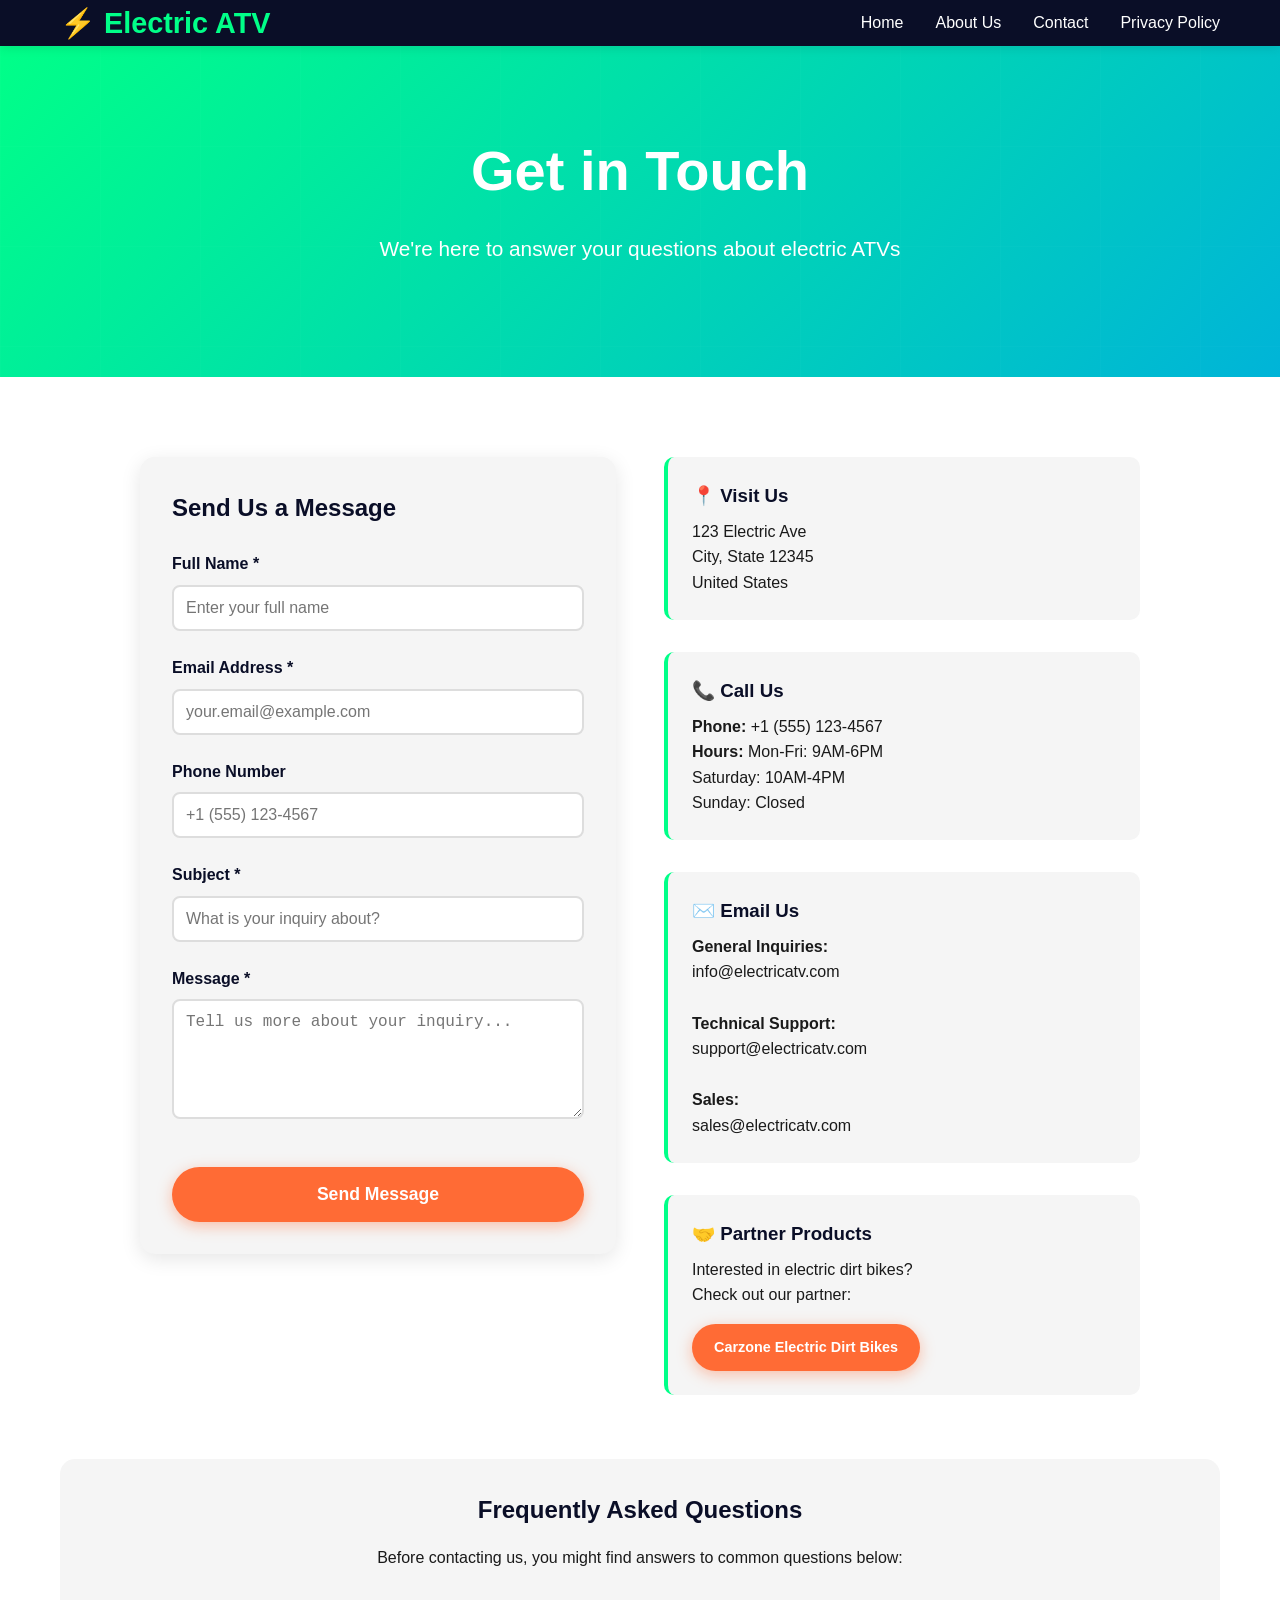
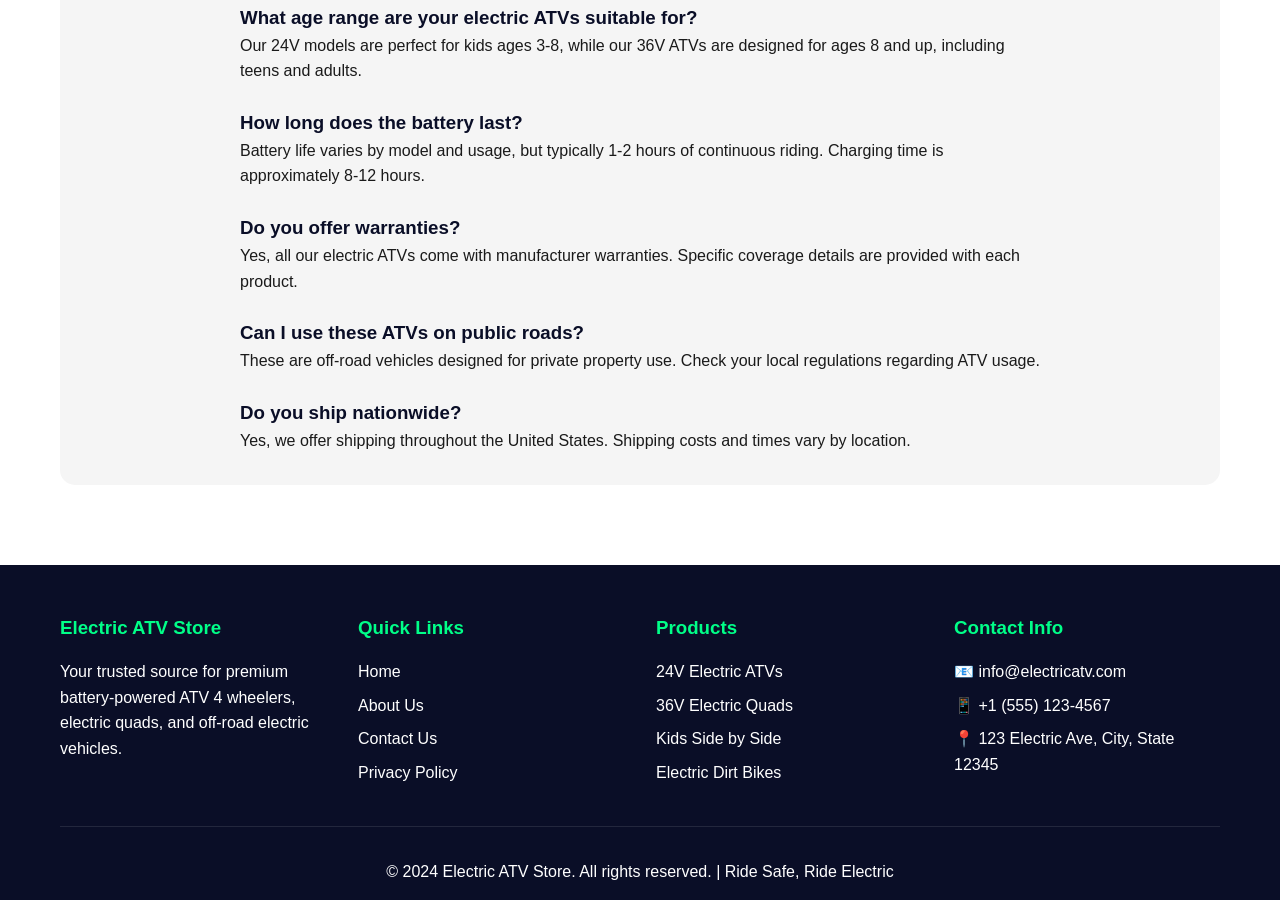
<file: contact.html>
<!DOCTYPE html>
<html lang="en">
<head>
    <meta charset="UTF-8">
    <meta name="viewport" content="width=device-width, initial-scale=1.0">
    <meta name="description" content="Contact Electric ATV Store for questions about our battery-powered ATVs, product inquiries, customer support, and technical assistance. We're here to help!">
    <meta name="keywords" content="contact electric ATV, ATV customer support, electric quad inquiries, battery powered ATV help">
    <title>Contact Us | Electric ATV Store - Customer Support & Inquiries</title>
    <link rel="stylesheet" href="styles.css">
</head>
<body>
    <header>
        <nav class="container">
            <a href="index.html" class="logo">⚡ Electric ATV</a>
            <button class="mobile-menu-toggle" onclick="toggleMenu()">☰</button>
            <ul class="nav-links" id="navLinks">
                <li><a href="index.html">Home</a></li>
                <li><a href="about.html">About Us</a></li>
                <li><a href="contact.html">Contact</a></li>
                <li><a href="privacy.html">Privacy Policy</a></li>
            </ul>
        </nav>
    </header>

    <section class="hero" style="padding: 80px 20px;">
        <div class="hero-content container">
            <h1>Get in Touch</h1>
            <p>We're here to answer your questions about electric ATVs</p>
        </div>
    </section>

    <section class="contact-section">
        <div class="container">
            <div class="contact-container">
                <div>
                    <div class="contact-form">
                        <h2 style="margin-bottom: 1.5rem; color: var(--secondary-color);">Send Us a Message</h2>
                        <form id="contactForm" onsubmit="handleSubmit(event)">
                            <div class="form-group">
                                <label for="name">Full Name *</label>
                                <input type="text" id="name" name="name" required placeholder="Enter your full name">
                            </div>
                            <div class="form-group">
                                <label for="email">Email Address *</label>
                                <input type="email" id="email" name="email" required placeholder="your.email@example.com">
                            </div>
                            <div class="form-group">
                                <label for="phone">Phone Number</label>
                                <input type="tel" id="phone" name="phone" placeholder="+1 (555) 123-4567">
                            </div>
                            <div class="form-group">
                                <label for="subject">Subject *</label>
                                <input type="text" id="subject" name="subject" required placeholder="What is your inquiry about?">
                            </div>
                            <div class="form-group">
                                <label for="message">Message *</label>
                                <textarea id="message" name="message" required placeholder="Tell us more about your inquiry..."></textarea>
                            </div>
                            <button type="submit" class="btn" style="width: 100%; margin-top: 1rem;">Send Message</button>
                        </form>
                    </div>
                </div>

                <div class="contact-info">
                    <div class="info-card">
                        <h3>📍 Visit Us</h3>
                        <p>123 Electric Ave<br>
                        City, State 12345<br>
                        United States</p>
                    </div>

                    <div class="info-card">
                        <h3>📞 Call Us</h3>
                        <p><strong>Phone:</strong> +1 (555) 123-4567<br>
                        <strong>Hours:</strong> Mon-Fri: 9AM-6PM<br>
                        Saturday: 10AM-4PM<br>
                        Sunday: Closed</p>
                    </div>

                    <div class="info-card">
                        <h3>✉️ Email Us</h3>
                        <p><strong>General Inquiries:</strong><br>
                        info@electricatv.com<br><br>
                        <strong>Technical Support:</strong><br>
                        support@electricatv.com<br><br>
                        <strong>Sales:</strong><br>
                        sales@electricatv.com</p>
                    </div>

                    <div class="info-card">
                        <h3>🤝 Partner Products</h3>
                        <p>Interested in electric dirt bikes?<br>
                        Check out our partner:</p>
                        <a href="https://carzonetoys.com/our-collection/electric-dirt-bikes" class="btn" target="_blank" rel="noopener noreferrer" style="display: inline-block; margin-top: 1rem; padding: 10px 20px; font-size: 0.9rem;">Carzone Electric Dirt Bikes</a>
                    </div>
                </div>
            </div>

            <div style="margin-top: 4rem; text-align: center; padding: 2rem; background: var(--bg-light); border-radius: 15px;">
                <h2 style="margin-bottom: 1rem; color: var(--secondary-color);">Frequently Asked Questions</h2>
                <p style="margin-bottom: 2rem;">Before contacting us, you might find answers to common questions below:</p>
                <div style="text-align: left; max-width: 800px; margin: 0 auto;">
                    <h3 style="color: var(--secondary-color); margin-top: 1.5rem;">What age range are your electric ATVs suitable for?</h3>
                    <p>Our 24V models are perfect for kids ages 3-8, while our 36V ATVs are designed for ages 8 and up, including teens and adults.</p>

                    <h3 style="color: var(--secondary-color); margin-top: 1.5rem;">How long does the battery last?</h3>
                    <p>Battery life varies by model and usage, but typically 1-2 hours of continuous riding. Charging time is approximately 8-12 hours.</p>

                    <h3 style="color: var(--secondary-color); margin-top: 1.5rem;">Do you offer warranties?</h3>
                    <p>Yes, all our electric ATVs come with manufacturer warranties. Specific coverage details are provided with each product.</p>

                    <h3 style="color: var(--secondary-color); margin-top: 1.5rem;">Can I use these ATVs on public roads?</h3>
                    <p>These are off-road vehicles designed for private property use. Check your local regulations regarding ATV usage.</p>

                    <h3 style="color: var(--secondary-color); margin-top: 1.5rem;">Do you ship nationwide?</h3>
                    <p>Yes, we offer shipping throughout the United States. Shipping costs and times vary by location.</p>
                </div>
            </div>
        </div>
    </section>

    <footer>
        <div class="container">
            <div class="footer-content">
                <div class="footer-section">
                    <h3>Electric ATV Store</h3>
                    <p>Your trusted source for premium battery-powered ATV 4 wheelers, electric quads, and off-road electric vehicles.</p>
                </div>
                <div class="footer-section">
                    <h3>Quick Links</h3>
                    <ul>
                        <li><a href="index.html">Home</a></li>
                        <li><a href="about.html">About Us</a></li>
                        <li><a href="contact.html">Contact Us</a></li>
                        <li><a href="privacy.html">Privacy Policy</a></li>
                    </ul>
                </div>
                <div class="footer-section">
                    <h3>Products</h3>
                    <ul>
                        <li><a href="index.html#products">24V Electric ATVs</a></li>
                        <li><a href="index.html#products">36V Electric Quads</a></li>
                        <li><a href="index.html#products">Kids Side by Side</a></li>
                        <li><a href="https://carzonetoys.com/our-collection/electric-dirt-bikes" target="_blank">Electric Dirt Bikes</a></li>
                    </ul>
                </div>
                <div class="footer-section">
                    <h3>Contact Info</h3>
                    <ul>
                        <li>📧 info@electricatv.com</li>
                        <li>📱 +1 (555) 123-4567</li>
                        <li>📍 123 Electric Ave, City, State 12345</li>
                    </ul>
                </div>
            </div>
            <div class="footer-bottom">
                <p>&copy; 2024 Electric ATV Store. All rights reserved. | Ride Safe, Ride Electric</p>
            </div>
        </div>
    </footer>

    <script>
        function toggleMenu() {
            const navLinks = document.getElementById('navLinks');
            navLinks.classList.toggle('active');
        }

        document.addEventListener('click', function(event) {
            const nav = document.getElementById('navLinks');
            const toggle = document.querySelector('.mobile-menu-toggle');
            if (!nav.contains(event.target) && !toggle.contains(event.target)) {
                nav.classList.remove('active');
            }
        });

        function handleSubmit(event) {
            event.preventDefault();
            alert('Thank you for your message! We will get back to you within 24-48 hours.');
            document.getElementById('contactForm').reset();
        }
    </script>
</body>
</html>
</file>
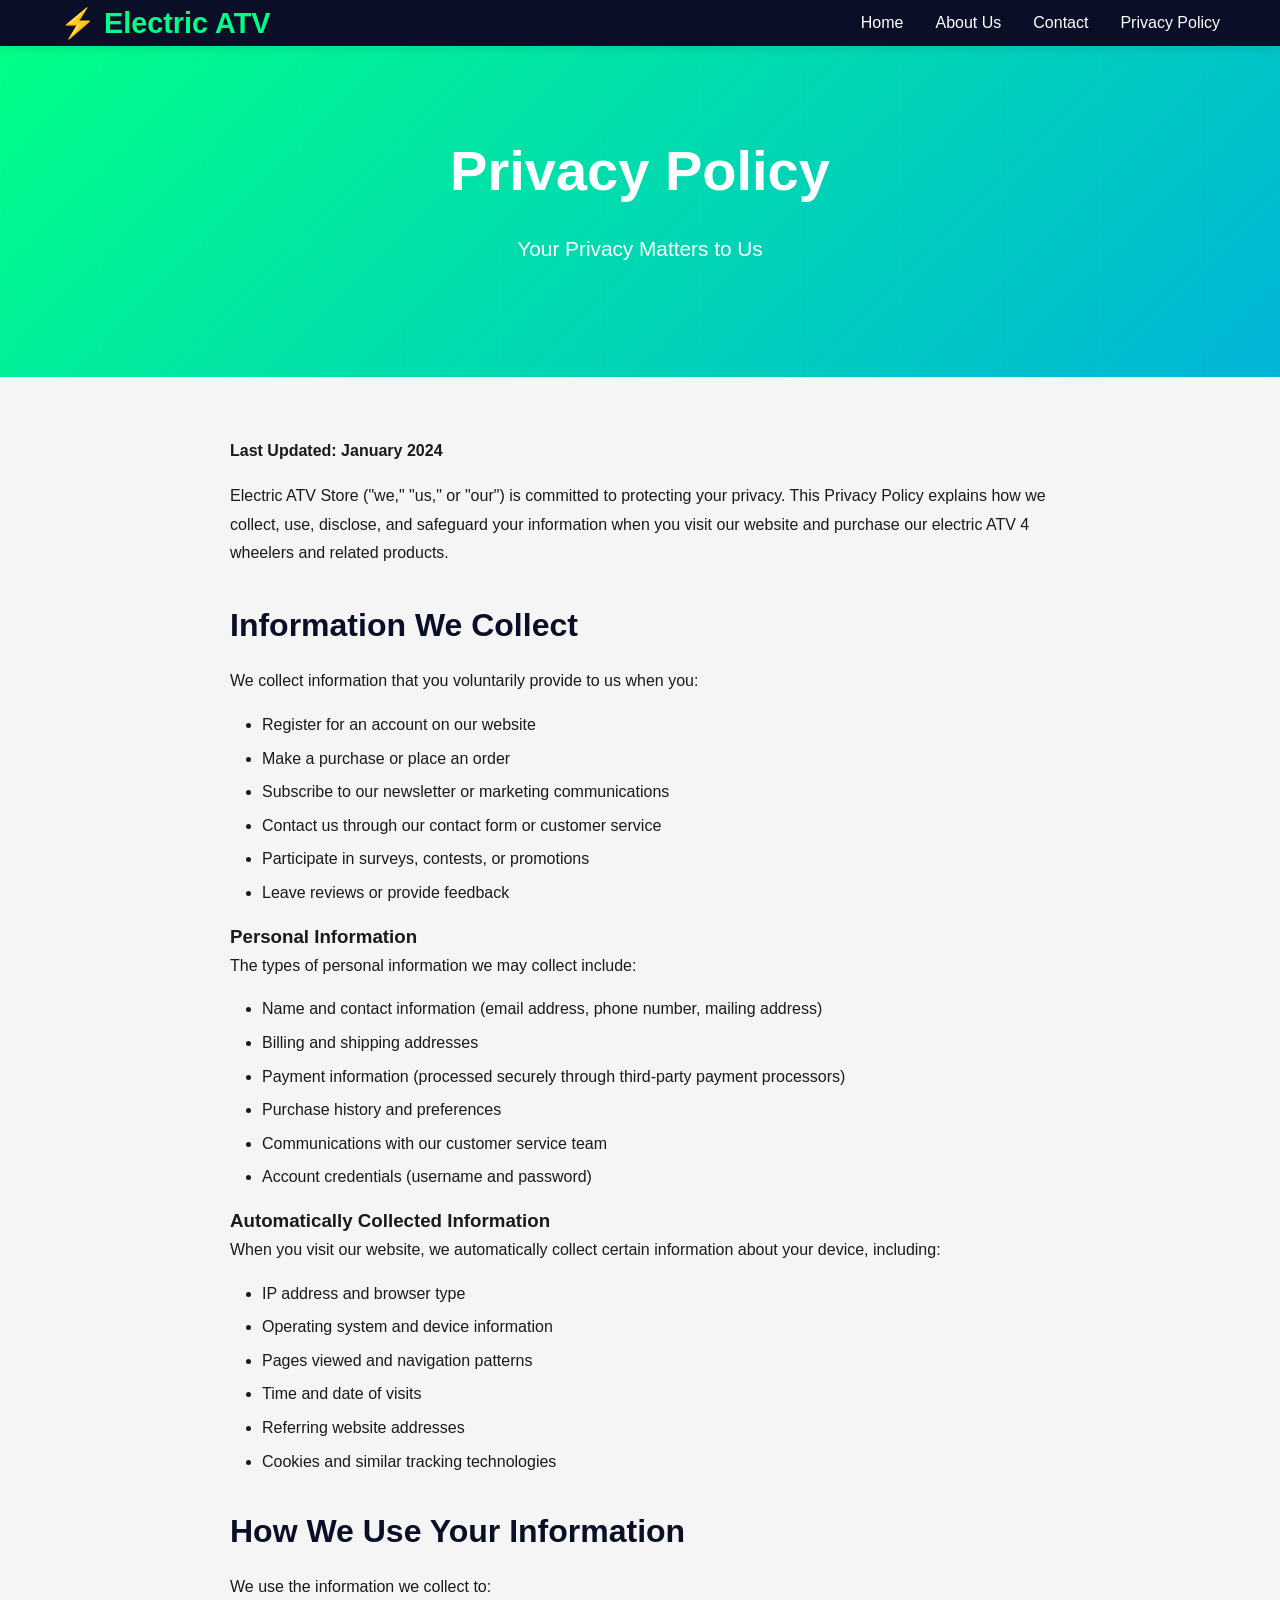
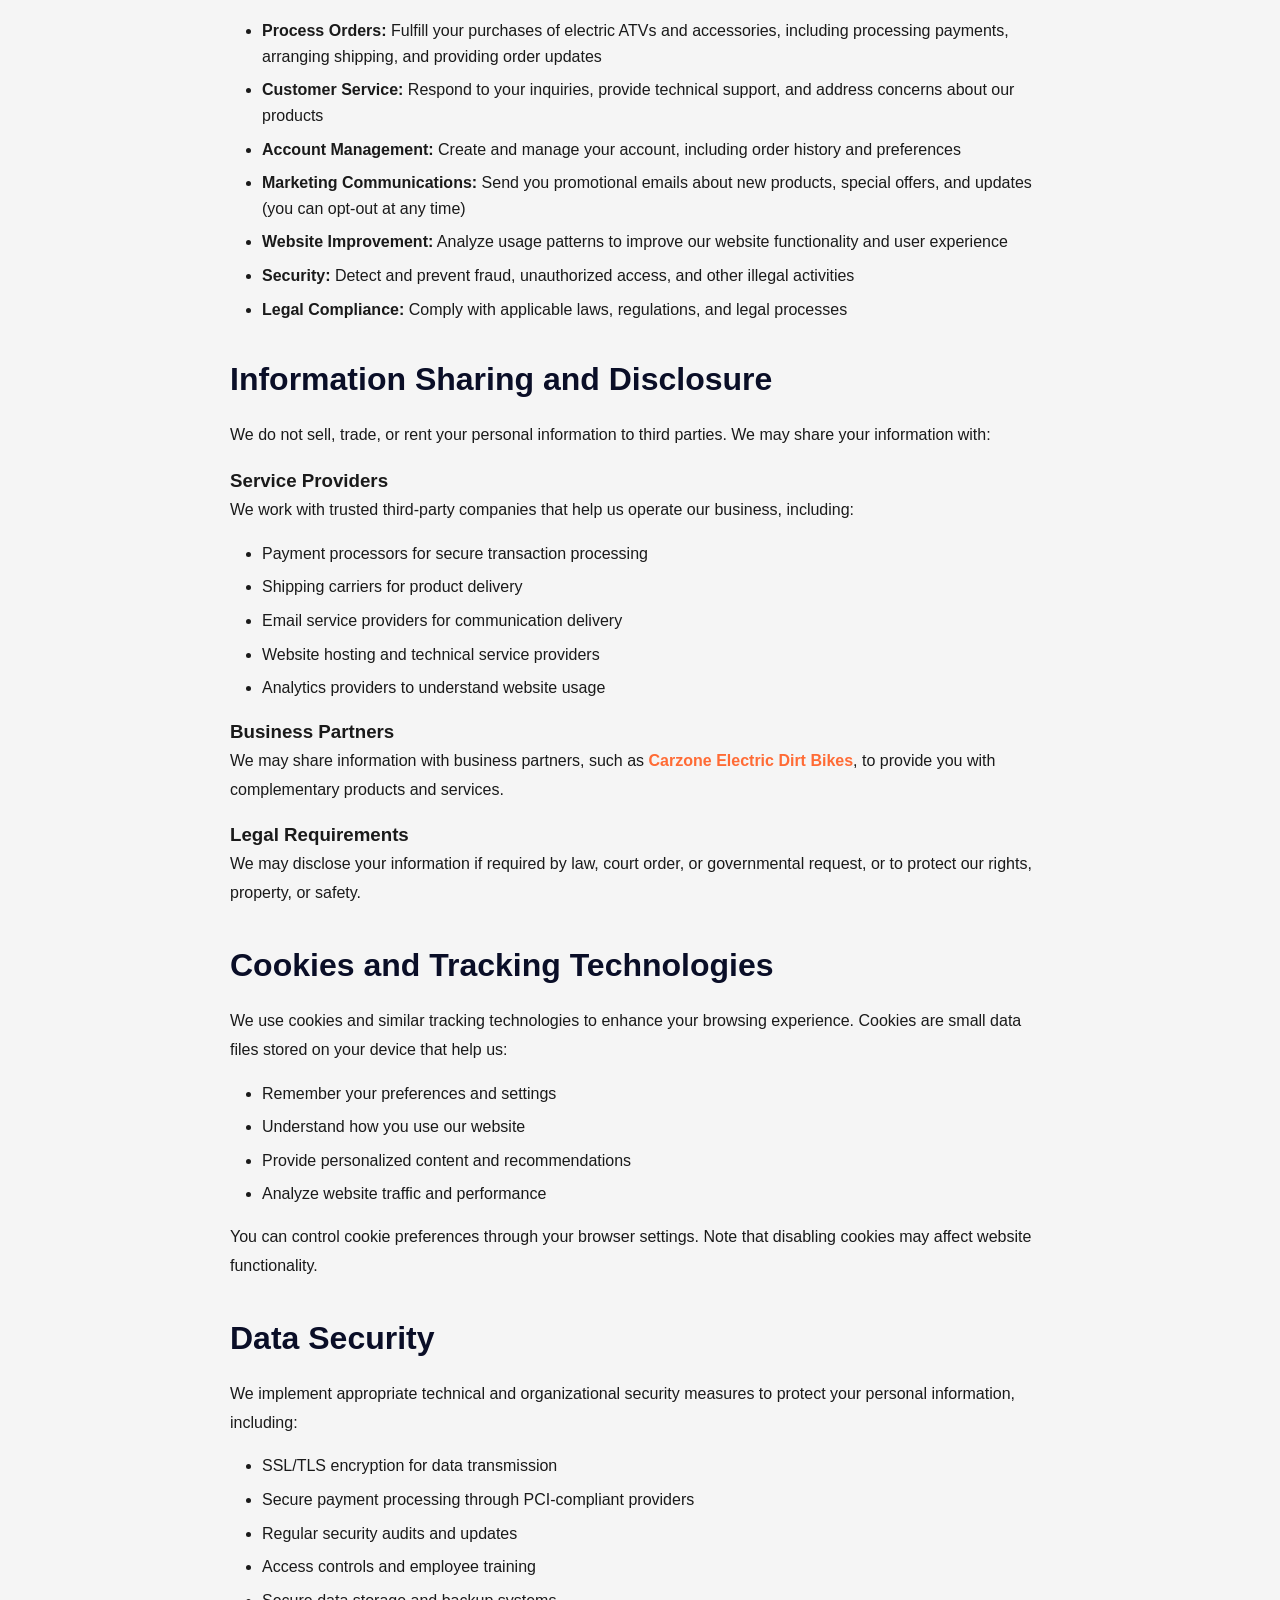
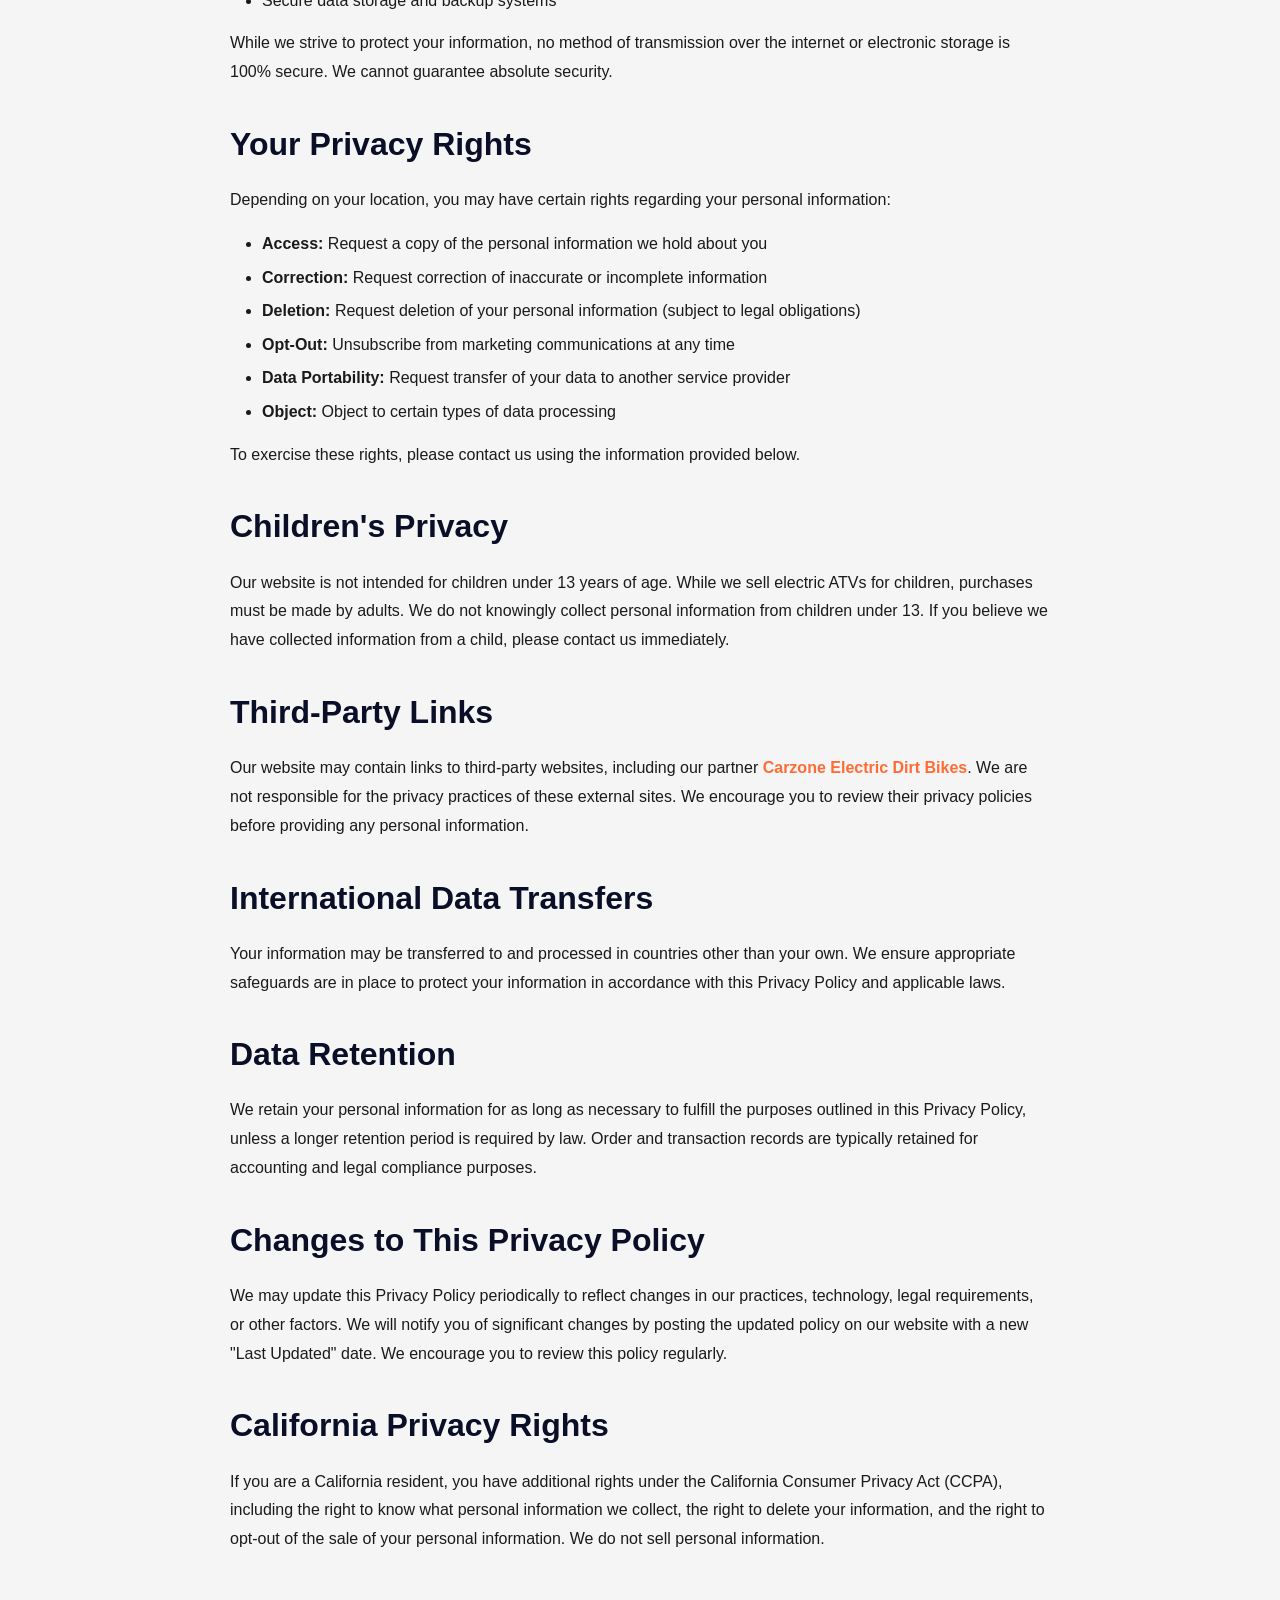
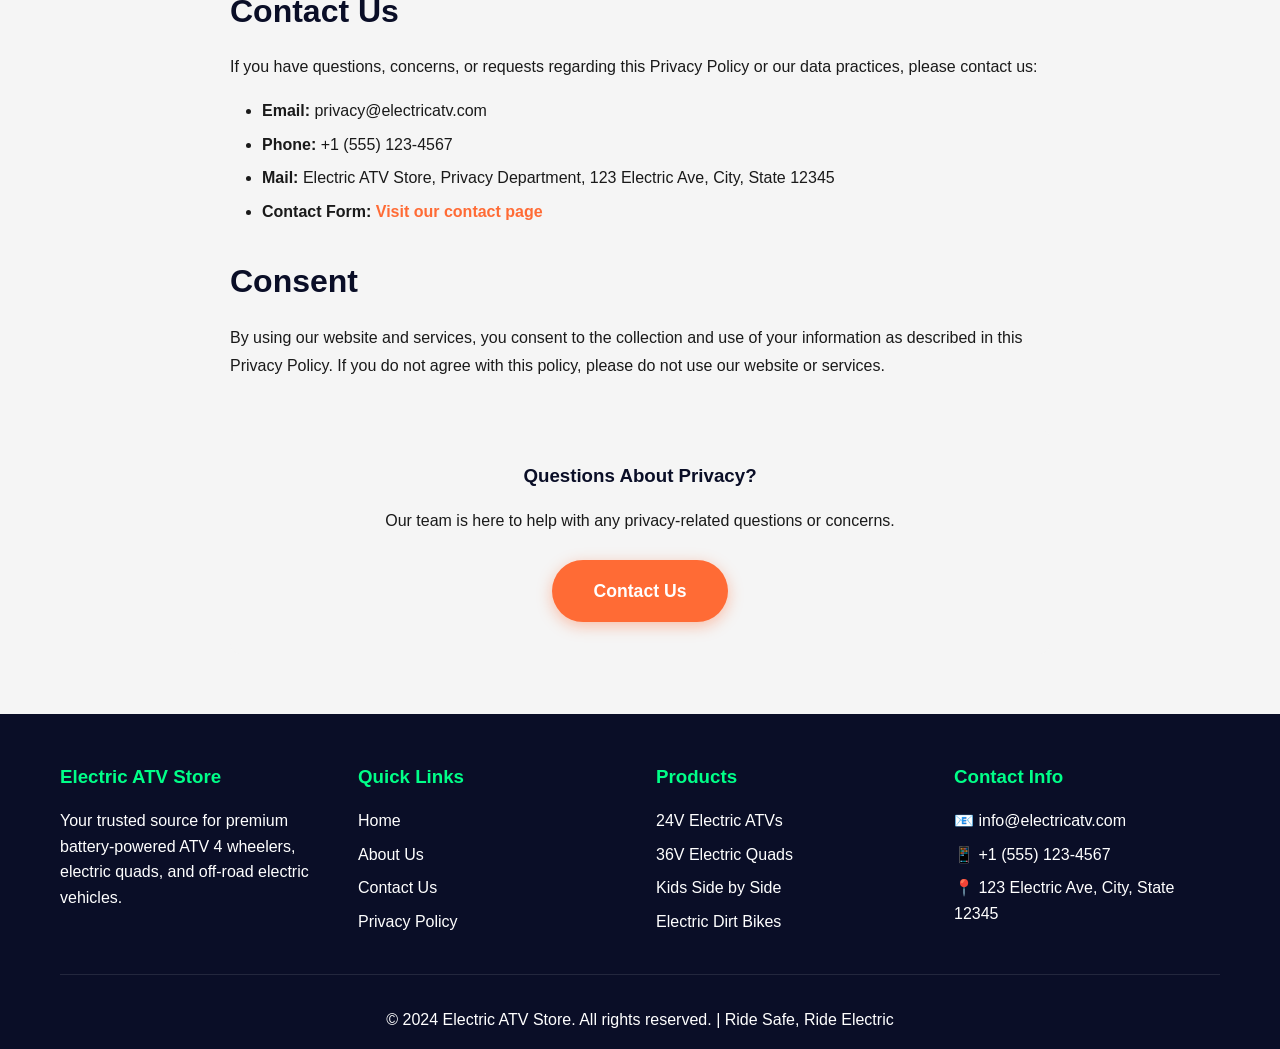
<file: privacy.html>
<!DOCTYPE html>
<html lang="en">
<head>
    <meta charset="UTF-8">
    <meta name="viewport" content="width=device-width, initial-scale=1.0">
    <meta name="description" content="Privacy Policy for Electric ATV Store. Learn how we collect, use, and protect your personal information when you shop for electric ATVs and battery-powered vehicles.">
    <meta name="keywords" content="privacy policy, electric ATV privacy, data protection, customer information">
    <title>Privacy Policy | Electric ATV 4 Wheelers - Data Protection & Security</title>
    <link rel="stylesheet" href="styles.css">
</head>
<body>
    <header>
        <nav class="container">
            <a href="index.html" class="logo">⚡ Electric ATV</a>
            <button class="mobile-menu-toggle" onclick="toggleMenu()">☰</button>
            <ul class="nav-links" id="navLinks">
                <li><a href="index.html">Home</a></li>
                <li><a href="about.html">About Us</a></li>
                <li><a href="contact.html">Contact</a></li>
                <li><a href="privacy.html">Privacy Policy</a></li>
            </ul>
        </nav>
    </header>

    <section class="hero" style="padding: 80px 20px;">
        <div class="hero-content container">
            <h1>Privacy Policy</h1>
            <p>Your Privacy Matters to Us</p>
        </div>
    </section>

    <section class="content-section">
        <div class="container">
            <p><strong>Last Updated: January 2024</strong></p>
            
            <p>Electric ATV Store ("we," "us," or "our") is committed to protecting your privacy. This Privacy Policy explains how we collect, use, disclose, and safeguard your information when you visit our website and purchase our electric ATV 4 wheelers and related products.</p>

            <h2>Information We Collect</h2>
            <p>We collect information that you voluntarily provide to us when you:</p>
            <ul>
                <li>Register for an account on our website</li>
                <li>Make a purchase or place an order</li>
                <li>Subscribe to our newsletter or marketing communications</li>
                <li>Contact us through our contact form or customer service</li>
                <li>Participate in surveys, contests, or promotions</li>
                <li>Leave reviews or provide feedback</li>
            </ul>

            <h3>Personal Information</h3>
            <p>The types of personal information we may collect include:</p>
            <ul>
                <li>Name and contact information (email address, phone number, mailing address)</li>
                <li>Billing and shipping addresses</li>
                <li>Payment information (processed securely through third-party payment processors)</li>
                <li>Purchase history and preferences</li>
                <li>Communications with our customer service team</li>
                <li>Account credentials (username and password)</li>
            </ul>

            <h3>Automatically Collected Information</h3>
            <p>When you visit our website, we automatically collect certain information about your device, including:</p>
            <ul>
                <li>IP address and browser type</li>
                <li>Operating system and device information</li>
                <li>Pages viewed and navigation patterns</li>
                <li>Time and date of visits</li>
                <li>Referring website addresses</li>
                <li>Cookies and similar tracking technologies</li>
            </ul>

            <h2>How We Use Your Information</h2>
            <p>We use the information we collect to:</p>
            <ul>
                <li><strong>Process Orders:</strong> Fulfill your purchases of electric ATVs and accessories, including processing payments, arranging shipping, and providing order updates</li>
                <li><strong>Customer Service:</strong> Respond to your inquiries, provide technical support, and address concerns about our products</li>
                <li><strong>Account Management:</strong> Create and manage your account, including order history and preferences</li>
                <li><strong>Marketing Communications:</strong> Send you promotional emails about new products, special offers, and updates (you can opt-out at any time)</li>
                <li><strong>Website Improvement:</strong> Analyze usage patterns to improve our website functionality and user experience</li>
                <li><strong>Security:</strong> Detect and prevent fraud, unauthorized access, and other illegal activities</li>
                <li><strong>Legal Compliance:</strong> Comply with applicable laws, regulations, and legal processes</li>
            </ul>

            <h2>Information Sharing and Disclosure</h2>
            <p>We do not sell, trade, or rent your personal information to third parties. We may share your information with:</p>
            
            <h3>Service Providers</h3>
            <p>We work with trusted third-party companies that help us operate our business, including:</p>
            <ul>
                <li>Payment processors for secure transaction processing</li>
                <li>Shipping carriers for product delivery</li>
                <li>Email service providers for communication delivery</li>
                <li>Website hosting and technical service providers</li>
                <li>Analytics providers to understand website usage</li>
            </ul>

            <h3>Business Partners</h3>
            <p>We may share information with business partners, such as <a href="https://carzonetoys.com/our-collection/electric-dirt-bikes" target="_blank" rel="noopener noreferrer" style="color: var(--accent-color); text-decoration: none; font-weight: bold;">Carzone Electric Dirt Bikes</a>, to provide you with complementary products and services.</p>

            <h3>Legal Requirements</h3>
            <p>We may disclose your information if required by law, court order, or governmental request, or to protect our rights, property, or safety.</p>

            <h2>Cookies and Tracking Technologies</h2>
            <p>We use cookies and similar tracking technologies to enhance your browsing experience. Cookies are small data files stored on your device that help us:</p>
            <ul>
                <li>Remember your preferences and settings</li>
                <li>Understand how you use our website</li>
                <li>Provide personalized content and recommendations</li>
                <li>Analyze website traffic and performance</li>
            </ul>
            <p>You can control cookie preferences through your browser settings. Note that disabling cookies may affect website functionality.</p>

            <h2>Data Security</h2>
            <p>We implement appropriate technical and organizational security measures to protect your personal information, including:</p>
            <ul>
                <li>SSL/TLS encryption for data transmission</li>
                <li>Secure payment processing through PCI-compliant providers</li>
                <li>Regular security audits and updates</li>
                <li>Access controls and employee training</li>
                <li>Secure data storage and backup systems</li>
            </ul>
            <p>While we strive to protect your information, no method of transmission over the internet or electronic storage is 100% secure. We cannot guarantee absolute security.</p>

            <h2>Your Privacy Rights</h2>
            <p>Depending on your location, you may have certain rights regarding your personal information:</p>
            <ul>
                <li><strong>Access:</strong> Request a copy of the personal information we hold about you</li>
                <li><strong>Correction:</strong> Request correction of inaccurate or incomplete information</li>
                <li><strong>Deletion:</strong> Request deletion of your personal information (subject to legal obligations)</li>
                <li><strong>Opt-Out:</strong> Unsubscribe from marketing communications at any time</li>
                <li><strong>Data Portability:</strong> Request transfer of your data to another service provider</li>
                <li><strong>Object:</strong> Object to certain types of data processing</li>
            </ul>
            <p>To exercise these rights, please contact us using the information provided below.</p>

            <h2>Children's Privacy</h2>
            <p>Our website is not intended for children under 13 years of age. While we sell electric ATVs for children, purchases must be made by adults. We do not knowingly collect personal information from children under 13. If you believe we have collected information from a child, please contact us immediately.</p>

            <h2>Third-Party Links</h2>
            <p>Our website may contain links to third-party websites, including our partner <a href="https://carzonetoys.com/our-collection/electric-dirt-bikes" target="_blank" rel="noopener noreferrer" style="color: var(--accent-color); text-decoration: none; font-weight: bold;">Carzone Electric Dirt Bikes</a>. We are not responsible for the privacy practices of these external sites. We encourage you to review their privacy policies before providing any personal information.</p>

            <h2>International Data Transfers</h2>
            <p>Your information may be transferred to and processed in countries other than your own. We ensure appropriate safeguards are in place to protect your information in accordance with this Privacy Policy and applicable laws.</p>

            <h2>Data Retention</h2>
            <p>We retain your personal information for as long as necessary to fulfill the purposes outlined in this Privacy Policy, unless a longer retention period is required by law. Order and transaction records are typically retained for accounting and legal compliance purposes.</p>

            <h2>Changes to This Privacy Policy</h2>
            <p>We may update this Privacy Policy periodically to reflect changes in our practices, technology, legal requirements, or other factors. We will notify you of significant changes by posting the updated policy on our website with a new "Last Updated" date. We encourage you to review this policy regularly.</p>

            <h2>California Privacy Rights</h2>
            <p>If you are a California resident, you have additional rights under the California Consumer Privacy Act (CCPA), including the right to know what personal information we collect, the right to delete your information, and the right to opt-out of the sale of your personal information. We do not sell personal information.</p>

            <h2>Contact Us</h2>
            <p>If you have questions, concerns, or requests regarding this Privacy Policy or our data practices, please contact us:</p>
            <ul>
                <li><strong>Email:</strong> privacy@electricatv.com</li>
                <li><strong>Phone:</strong> +1 (555) 123-4567</li>
                <li><strong>Mail:</strong> Electric ATV Store, Privacy Department, 123 Electric Ave, City, State 12345</li>
                <li><strong>Contact Form:</strong> <a href="contact.html" style="color: var(--accent-color); text-decoration: none; font-weight: bold;">Visit our contact page</a></li>
            </ul>

            <h2>Consent</h2>
            <p>By using our website and services, you consent to the collection and use of your information as described in this Privacy Policy. If you do not agree with this policy, please do not use our website or services.</p>

            <div style="text-align: center; margin-top: 3rem; padding: 2rem; background: var(--bg-light); border-radius: 10px;">
                <h3 style="color: var(--secondary-color); margin-bottom: 1rem;">Questions About Privacy?</h3>
                <p style="margin-bottom: 1.5rem;">Our team is here to help with any privacy-related questions or concerns.</p>
                <a href="contact.html" class="btn">Contact Us</a>
            </div>
        </div>
    </section>

    <footer>
        <div class="container">
            <div class="footer-content">
                <div class="footer-section">
                    <h3>Electric ATV Store</h3>
                    <p>Your trusted source for premium battery-powered ATV 4 wheelers, electric quads, and off-road electric vehicles.</p>
                </div>
                <div class="footer-section">
                    <h3>Quick Links</h3>
                    <ul>
                        <li><a href="index.html">Home</a></li>
                        <li><a href="about.html">About Us</a></li>
                        <li><a href="contact.html">Contact Us</a></li>
                        <li><a href="privacy.html">Privacy Policy</a></li>
                    </ul>
                </div>
                <div class="footer-section">
                    <h3>Products</h3>
                    <ul>
                        <li><a href="index.html#products">24V Electric ATVs</a></li>
                        <li><a href="index.html#products">36V Electric Quads</a></li>
                        <li><a href="index.html#products">Kids Side by Side</a></li>
                        <li><a href="https://carzonetoys.com/our-collection/electric-dirt-bikes" target="_blank">Electric Dirt Bikes</a></li>
                    </ul>
                </div>
                <div class="footer-section">
                    <h3>Contact Info</h3>
                    <ul>
                        <li>📧 info@electricatv.com</li>
                        <li>📱 +1 (555) 123-4567</li>
                        <li>📍 123 Electric Ave, City, State 12345</li>
                    </ul>
                </div>
            </div>
            <div class="footer-bottom">
                <p>&copy; 2024 Electric ATV Store. All rights reserved. | Ride Safe, Ride Electric</p>
            </div>
        </div>
    </footer>

    <script>
        function toggleMenu() {
            const navLinks = document.getElementById('navLinks');
            navLinks.classList.toggle('active');
        }

        document.addEventListener('click', function(event) {
            const nav = document.getElementById('navLinks');
            const toggle = document.querySelector('.mobile-menu-toggle');
            if (!nav.contains(event.target) && !toggle.contains(event.target)) {
                nav.classList.remove('active');
            }
        });
    </script>
</body>
</html>
</file>
<file: styles.css>
* {
    margin: 0;
    padding: 0;
    box-sizing: border-box;
}

:root {
    --primary-color: #00ff88;
    --secondary-color: #0a0e27;
    --accent-color: #ff6b35;
    --text-dark: #1a1a1a;
    --text-light: #ffffff;
    --bg-light: #f5f5f5;
    --gradient-1: linear-gradient(135deg, #667eea 0%, #764ba2 100%);
    --gradient-2: linear-gradient(135deg, #00ff88 0%, #00b4d8 100%);
}

body {
    font-family: 'Segoe UI', Tahoma, Geneva, Verdana, sans-serif;
    line-height: 1.6;
    color: var(--text-dark);
    background-color: var(--bg-light);
}

.container {
    max-width: 1200px;
    margin: 0 auto;
    padding: 0 20px;
}

header {
    background: var(--secondary-color);
    box-shadow: 0 2px 10px rgba(0, 0, 0, 0.1);
    position: sticky;
    top: 0;
    z-index: 1000;
}

nav {
    display: flex;
    justify-content: space-between;
    align-items: center;
    padding: 1rem 0;
}

.logo {
    font-size: 1.8rem;
    font-weight: bold;
    color: var(--primary-color);
    text-decoration: none;
    display: flex;
    align-items: center;
    gap: 10px;
}

.nav-links {
    display: flex;
    list-style: none;
    gap: 2rem;
}

.nav-links a {
    color: var(--text-light);
    text-decoration: none;
    font-weight: 500;
    transition: color 0.3s ease;
    position: relative;
}

.nav-links a::after {
    content: '';
    position: absolute;
    bottom: -5px;
    left: 0;
    width: 0;
    height: 2px;
    background: var(--primary-color);
    transition: width 0.3s ease;
}

.nav-links a:hover {
    color: var(--primary-color);
}

.nav-links a:hover::after {
    width: 100%;
}

.mobile-menu-toggle {
    display: none;
    background: none;
    border: none;
    color: var(--text-light);
    font-size: 1.5rem;
    cursor: pointer;
}

.hero {
    background: var(--gradient-2);
    color: var(--text-light);
    padding: 100px 20px;
    text-align: center;
    position: relative;
    overflow: hidden;
}

.hero::before {
    content: '';
    position: absolute;
    top: 0;
    left: 0;
    right: 0;
    bottom: 0;
    background: url('data:image/svg+xml,<svg width="100" height="100" xmlns="http://www.w3.org/2000/svg"><defs><pattern id="grid" width="100" height="100" patternUnits="userSpaceOnUse"><path d="M 100 0 L 0 0 0 100" fill="none" stroke="rgba(255,255,255,0.1)" stroke-width="1"/></pattern></defs><rect width="100" height="100" fill="url(%23grid)"/></svg>');
    opacity: 0.3;
}

.hero-content {
    position: relative;
    z-index: 1;
}

.hero h1 {
    font-size: 3.5rem;
    margin-bottom: 1rem;
    animation: fadeInUp 0.8s ease;
}

.hero p {
    font-size: 1.3rem;
    margin-bottom: 2rem;
    animation: fadeInUp 0.8s ease 0.2s backwards;
}

.btn {
    display: inline-block;
    padding: 15px 40px;
    background: var(--accent-color);
    color: var(--text-light);
    text-decoration: none;
    border-radius: 50px;
    font-weight: bold;
    font-size: 1.1rem;
    transition: all 0.3s ease;
    border: 2px solid transparent;
    animation: fadeInUp 0.8s ease 0.4s backwards;
    box-shadow: 0 4px 15px rgba(255, 107, 53, 0.4);
}

.btn:hover {
    transform: translateY(-3px);
    box-shadow: 0 6px 20px rgba(255, 107, 53, 0.6);
}

.btn-secondary {
    background: transparent;
    border: 2px solid var(--text-light);
    margin-left: 1rem;
}

.btn-secondary:hover {
    background: var(--text-light);
    color: var(--secondary-color);
}

.features {
    padding: 80px 20px;
    background: var(--text-light);
}

.section-title {
    text-align: center;
    font-size: 2.5rem;
    margin-bottom: 3rem;
    color: var(--secondary-color);
}

.features-grid {
    display: grid;
    grid-template-columns: repeat(auto-fit, minmax(280px, 1fr));
    gap: 2rem;
    margin-top: 3rem;
}

.feature-card {
    background: var(--bg-light);
    padding: 2rem;
    border-radius: 15px;
    text-align: center;
    transition: all 0.3s ease;
    border: 2px solid transparent;
}

.feature-card:hover {
    transform: translateY(-10px);
    box-shadow: 0 10px 30px rgba(0, 0, 0, 0.1);
    border-color: var(--primary-color);
}

.feature-icon {
    font-size: 3rem;
    margin-bottom: 1rem;
}

.feature-card h3 {
    font-size: 1.5rem;
    margin-bottom: 1rem;
    color: var(--secondary-color);
}

.products {
    padding: 80px 20px;
    background: var(--secondary-color);
    color: var(--text-light);
}

.products-grid {
    display: grid;
    grid-template-columns: repeat(auto-fit, minmax(300px, 1fr));
    gap: 2rem;
    margin-top: 3rem;
}

.product-card {
    background: rgba(255, 255, 255, 0.05);
    border-radius: 15px;
    overflow: hidden;
    transition: all 0.3s ease;
    border: 2px solid transparent;
}

.product-card:hover {
    transform: translateY(-10px);
    border-color: var(--primary-color);
    box-shadow: 0 10px 30px rgba(0, 255, 136, 0.2);
}

.product-image {
    width: 100%;
    height: 250px;
    background: var(--gradient-2);
    display: flex;
    align-items: center;
    justify-content: center;
    font-size: 4rem;
}

.product-info {
    padding: 1.5rem;
}

.product-info h3 {
    font-size: 1.5rem;
    margin-bottom: 0.5rem;
}

.product-info p {
    margin-bottom: 1rem;
    opacity: 0.9;
}

.price {
    font-size: 1.8rem;
    color: var(--primary-color);
    font-weight: bold;
}

.contact-section {
    padding: 80px 20px;
    background: var(--text-light);
}

.contact-container {
    display: grid;
    grid-template-columns: 1fr 1fr;
    gap: 3rem;
    max-width: 1000px;
    margin: 0 auto;
}

.contact-form {
    background: var(--bg-light);
    padding: 2rem;
    border-radius: 15px;
    box-shadow: 0 5px 20px rgba(0, 0, 0, 0.1);
}

.form-group {
    margin-bottom: 1.5rem;
}

.form-group label {
    display: block;
    margin-bottom: 0.5rem;
    font-weight: 600;
    color: var(--secondary-color);
}

.form-group input,
.form-group textarea {
    width: 100%;
    padding: 12px;
    border: 2px solid #ddd;
    border-radius: 8px;
    font-size: 1rem;
    transition: border-color 0.3s ease;
}

.form-group input:focus,
.form-group textarea:focus {
    outline: none;
    border-color: var(--primary-color);
}

.form-group textarea {
    resize: vertical;
    min-height: 120px;
}

.contact-info {
    display: flex;
    flex-direction: column;
    gap: 2rem;
}

.info-card {
    padding: 1.5rem;
    background: var(--bg-light);
    border-radius: 10px;
    border-left: 4px solid var(--primary-color);
}

.info-card h3 {
    margin-bottom: 0.5rem;
    color: var(--secondary-color);
}

.content-section {
    padding: 60px 20px;
    max-width: 900px;
    margin: 0 auto;
}

.content-section h2 {
    font-size: 2rem;
    margin-top: 2rem;
    margin-bottom: 1rem;
    color: var(--secondary-color);
}

.content-section p {
    margin-bottom: 1rem;
    line-height: 1.8;
}

.content-section ul {
    margin-left: 2rem;
    margin-bottom: 1rem;
}

.content-section li {
    margin-bottom: 0.5rem;
}

footer {
    background: var(--secondary-color);
    color: var(--text-light);
    padding: 3rem 20px 1rem;
}

.footer-content {
    display: grid;
    grid-template-columns: repeat(auto-fit, minmax(250px, 1fr));
    gap: 2rem;
    margin-bottom: 2rem;
}

.footer-section h3 {
    margin-bottom: 1rem;
    color: var(--primary-color);
}

.footer-section ul {
    list-style: none;
}

.footer-section ul li {
    margin-bottom: 0.5rem;
}

.footer-section a {
    color: var(--text-light);
    text-decoration: none;
    transition: color 0.3s ease;
}

.footer-section a:hover {
    color: var(--primary-color);
}

.footer-bottom {
    text-align: center;
    padding-top: 2rem;
    border-top: 1px solid rgba(255, 255, 255, 0.1);
}

@keyframes fadeInUp {
    from {
        opacity: 0;
        transform: translateY(30px);
    }
    to {
        opacity: 1;
        transform: translateY(0);
    }
}

@media (max-width: 768px) {
    .mobile-menu-toggle {
        display: block;
    }

    .nav-links {
        position: absolute;
        top: 100%;
        left: 0;
        right: 0;
        background: var(--secondary-color);
        flex-direction: column;
        padding: 1rem;
        display: none;
        gap: 0;
    }

    .nav-links.active {
        display: flex;
    }

    .nav-links li {
        padding: 0.5rem 0;
    }

    .hero h1 {
        font-size: 2.2rem;
    }

    .hero p {
        font-size: 1.1rem;
    }

    .btn {
        padding: 12px 30px;
        font-size: 1rem;
    }

    .btn-secondary {
        margin-left: 0;
        margin-top: 1rem;
    }

    .contact-container {
        grid-template-columns: 1fr;
    }

    .features-grid,
    .products-grid {
        grid-template-columns: 1fr;
    }

    .footer-content {
        grid-template-columns: 1fr;
    }
}

@media (max-width: 480px) {
    .hero {
        padding: 60px 20px;
    }

    .section-title {
        font-size: 2rem;
    }
}
</file>
